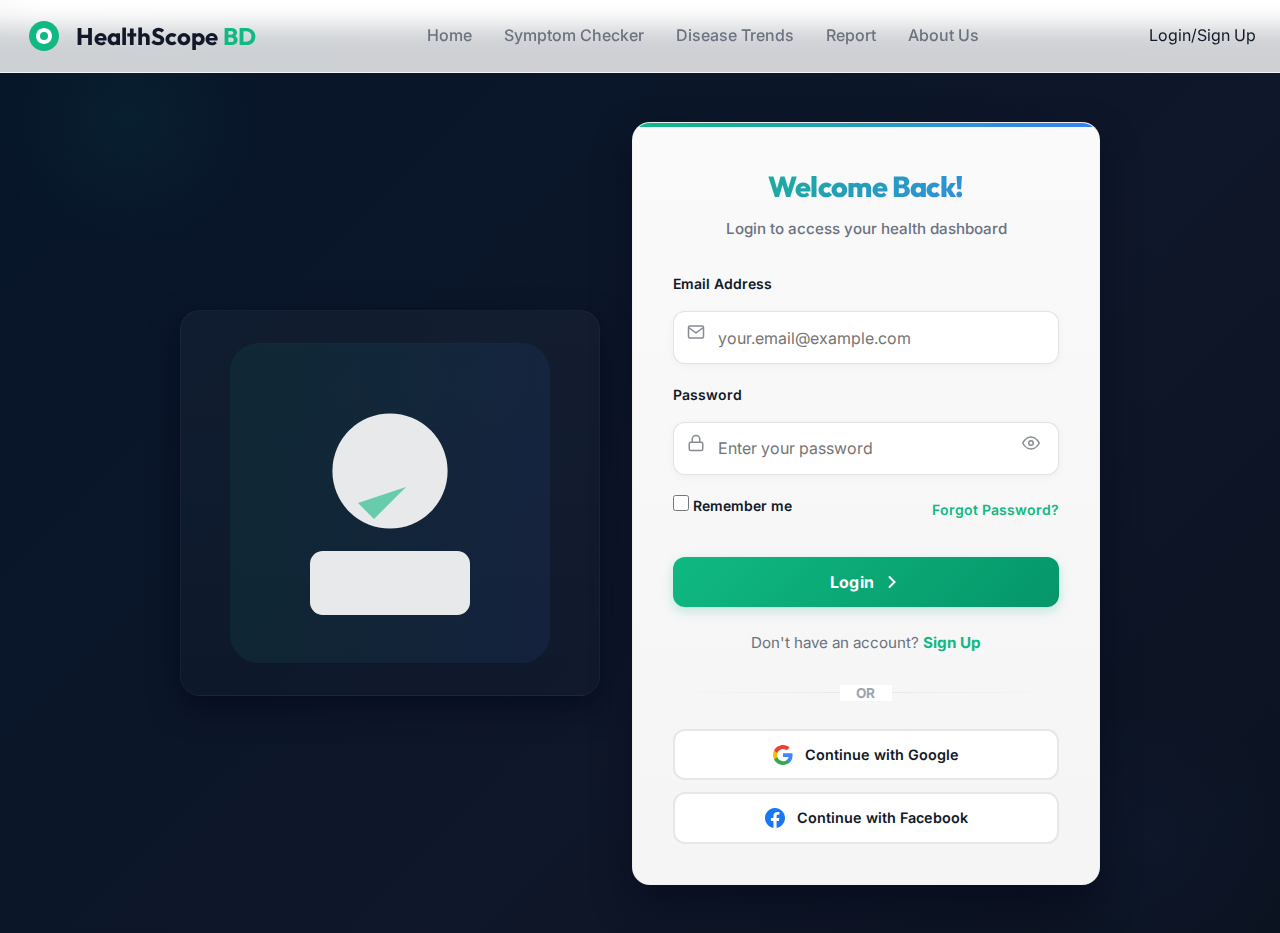
<file: login.html>
﻿<!DOCTYPE html>
<html lang="bn">

<head>
    <meta charset="UTF-8">
    <meta name="viewport" content="width=device-width, initial-scale=1.0">
    <meta name="description" content="Login to HealthScope BD - Your Digital Health Companion">
    <title>Login - HealthScope BD</title>

    <!-- Google Fonts -->
    <link rel="preconnect" href="https://fonts.googleapis.com">
    <link rel="preconnect" href="https://fonts.gstatic.com" crossorigin>
    <link
        href="https://fonts.googleapis.com/css2?family=Inter:wght@300;400;500;600;700;800&family=Outfit:wght@400;500;600;700&display=swap"
        rel="stylesheet">

    <!-- Custom CSS -->
    <link rel="stylesheet" href="styles.css">`n
    <link rel="stylesheet" href="auth.css">
</head>

<body>
    <!-- Navigation -->
    <nav class="navbar">
        <div class="container nav-wrapper">
            <div class="logo">
                <div class="logo-icon">
                    <svg width="40" height="40" viewBox="0 0 40 40" fill="none">
                        <path
                            d="M20 5C11.716 5 5 11.716 5 20C5 28.284 11.716 35 20 35C28.284 35 35 28.284 35 20C35 11.716 28.284 5 20 5Z"
                            fill="url(#gradient1)" />
                        <path
                            d="M20 12C15.582 12 12 15.582 12 20C12 24.418 15.582 28 20 28C24.418 28 28 24.418 28 20C28 15.582 24.418 12 20 12Z"
                            fill="white" />
                        <circle cx="20" cy="20" r="4" fill="url(#gradient1)" />
                        <defs>
                            <linearGradient id="gradient1" x1="5" y1="5" x2="35" y2="35">
                                <stop offset="0%" stop-color="#10b981" />
                                <stop offset="100%" stop-color="#059669" />
                            </linearGradient>
                        </defs>
                    </svg>
                </div>
                <span class="logo-text">HealthScope <span class="bd">BD</span></span>
            </div>
            <ul class="nav-menu">
                <li><a href="index.html" class="nav-link">Home</a></li>
                <li><a href="symptom-checker.html" class="nav-link">Symptom Checker</a></li>
                <li><a href="index.html#trends" class="nav-link">Disease Trends</a></li>
                <li><a href="report.html" class="nav-link">Report</a></li>
                <li><a href="team.html" class="nav-link">About Us</a></li>
            </ul>

            <div class="nav-auth">
                <a href="login.html" class="nav-auth-link">Login/Sign Up</a>
            </div>

            <div class="menu-toggle" id="mobile-menu">
                <span></span>
                <span></span>
                <span></span>
            </div>
        </div>
    </nav>

    <!-- Login Section -->
    <section class="auth-section">
        <div class="auth-container">
            <!-- Left visual illustration -->
            <div class="auth-visual" aria-hidden="true">
                <svg viewBox="0 0 200 200" xmlns="http://www.w3.org/2000/svg">
                    <defs>
                        <linearGradient id="g" x1="0" x2="1">
                            <stop offset="0" stop-color="#10b981" />
                            <stop offset="1" stop-color="#3b82f6" />
                        </linearGradient>
                    </defs>
                    <rect x="0" y="0" width="200" height="200" rx="18" fill="url(#g)" opacity="0.08" />
                    <g transform="translate(30,30)">
                        <circle cx="70" cy="50" r="36" fill="#fff" opacity="0.9" />
                        <rect x="20" y="100" width="100" height="40" rx="8" fill="#fff" opacity="0.9" />
                    </g>
                    <g transform="translate(50,80)" fill="#10b981" opacity="0.6">
                        <path d="M30,20 L40,30 L60,10" />
                    </g>
                </svg>
            </div>

            <!-- Auth card with form -->
            <div class="auth-card">
                <div class="auth-header">
                    <h1 class="auth-title">Welcome Back!</h1>
                    <p class="auth-description">Login to access your health dashboard</p>
                </div>

                <form id="login-form" class="auth-form">
                    <div class="form-group">
                        <label for="email">Email Address</label>
                        <svg class="input-icon" viewBox="0 0 24 24" fill="none" stroke="currentColor">
                            <path d="M4 4h16c1.1 0 2 .9 2 2v12c0 1.1-.9 2-2 2H4c-1.1 0-2-.9-2-2V6c0-1.1.9-2 2-2z"
                                stroke-width="2" />
                            <polyline points="22,6 12,13 2,6" stroke-width="2" />
                        </svg>
                        <input type="email" id="email" class="form-input" required placeholder="your.email@example.com">
                    </div>

                    <div class="form-group">
                        <label for="password">Password</label>
                        <svg class="input-icon" viewBox="0 0 24 24" fill="none" stroke="currentColor">
                            <rect x="3" y="11" width="18" height="11" rx="2" ry="2" stroke-width="2" />
                            <path d="M7 11V7a5 5 0 0 1 10 0v4" stroke-width="2" />
                        </svg>
                        <input type="password" id="password" class="form-input" required
                            placeholder="Enter your password">
                        <div class="password-toggle" onclick="togglePassword('password', this)">
                            <svg viewBox="0 0 24 24" fill="none" stroke="currentColor">
                                <path d="M1 12s4-8 11-8 11 8 11 8-4 8-11 8-11-8-11-8z" stroke-width="2" />
                                <circle cx="12" cy="12" r="3" stroke-width="2" />
                            </svg>
                        </div>
                    </div>

                    <div class="form-options">
                        <label class="checkbox-label">
                            <input type="checkbox" id="remember">
                            <span>Remember me</span>
                        </label>
                        <a href="#" class="forgot-link">Forgot Password?</a>
                    </div>

                    <button type="submit" class="btn btn-primary btn-block">
                        <span>Login</span>
                        <svg width="20" height="20" viewBox="0 0 20 20" fill="none">
                            <path d="M7.5 15L12.5 10L7.5 5" stroke="currentColor" stroke-width="2"
                                stroke-linecap="round" />
                        </svg>
                    </button>
                </form>

                <div class="auth-footer">
                    <p>Don't have an account? <a href="signup.html" class="auth-link">Sign Up</a></p>
                </div>

                <div class="auth-divider">
                    <span>OR</span>
                </div>

                <div class="social-login">
                    <button class="social-btn google-btn">
                        <svg width="20" height="20" viewBox="0 0 20 20">
                            <path fill="#4285F4"
                                d="M19.6 10.23c0-.82-.1-1.42-.25-2.05H10v3.72h5.5c-.15.96-.74 2.31-2.04 3.22v2.45h3.16c1.89-1.73 2.98-4.3 2.98-7.34z" />
                            <path fill="#34A853"
                                d="M13.46 15.13c-.83.59-1.96 1-3.46 1-2.64 0-4.88-1.74-5.68-4.15H1.07v2.52C2.72 17.75 6.09 20 10 20c2.7 0 4.96-.89 6.62-2.42l-3.16-2.45z" />
                            <path fill="#FBBC05"
                                d="M3.99 10c0-.69.12-1.35.32-1.97V5.51H1.07A9.973 9.973 0 000 10c0 1.61.39 3.14 1.07 4.49l3.24-2.52c-.2-.62-.32-1.28-.32-1.97z" />
                            <path fill="#EA4335"
                                d="M10 3.88c1.88 0 3.13.81 3.85 1.48l2.84-2.76C14.96.99 12.7 0 10 0 6.09 0 2.72 2.25 1.07 5.51l3.24 2.52C5.12 5.62 7.36 3.88 10 3.88z" />
                        </svg>
                        <span>Continue with Google</span>
                    </button>
                    <button class="social-btn facebook-btn">
                        <svg width="20" height="20" viewBox="0 0 20 20">
                            <path fill="#1877F2"
                                d="M20 10c0-5.52-4.48-10-10-10S0 4.48 0 10c0 4.99 3.66 9.12 8.44 9.88v-6.99H5.9V10h2.54V7.8c0-2.51 1.49-3.89 3.78-3.89 1.09 0 2.24.19 2.24.19v2.47h-1.26c-1.24 0-1.63.77-1.63 1.56V10h2.78l-.44 2.89h-2.34v6.99C16.34 19.12 20 14.99 20 10z" />
                        </svg>
                        <span>Continue with Facebook</span>
                    </button>
                </div>
            </div>
        </div>
    </section>

    <!-- Toast Notification -->
    <div id="toast" class="toast"></div>

    <!-- Custom JavaScript -->
    <script src="app.js"></script>
    <script>
        function togglePassword(id, btn) {
            const inp = document.getElementById(id);
            if (!inp) return;
            if (inp.type === 'password') {
                inp.type = 'text';
                btn.classList.add('active');
            } else {
                inp.type = 'password';
                btn.classList.remove('active');
            }
        }
    </script>
</body>

</html>
</file>
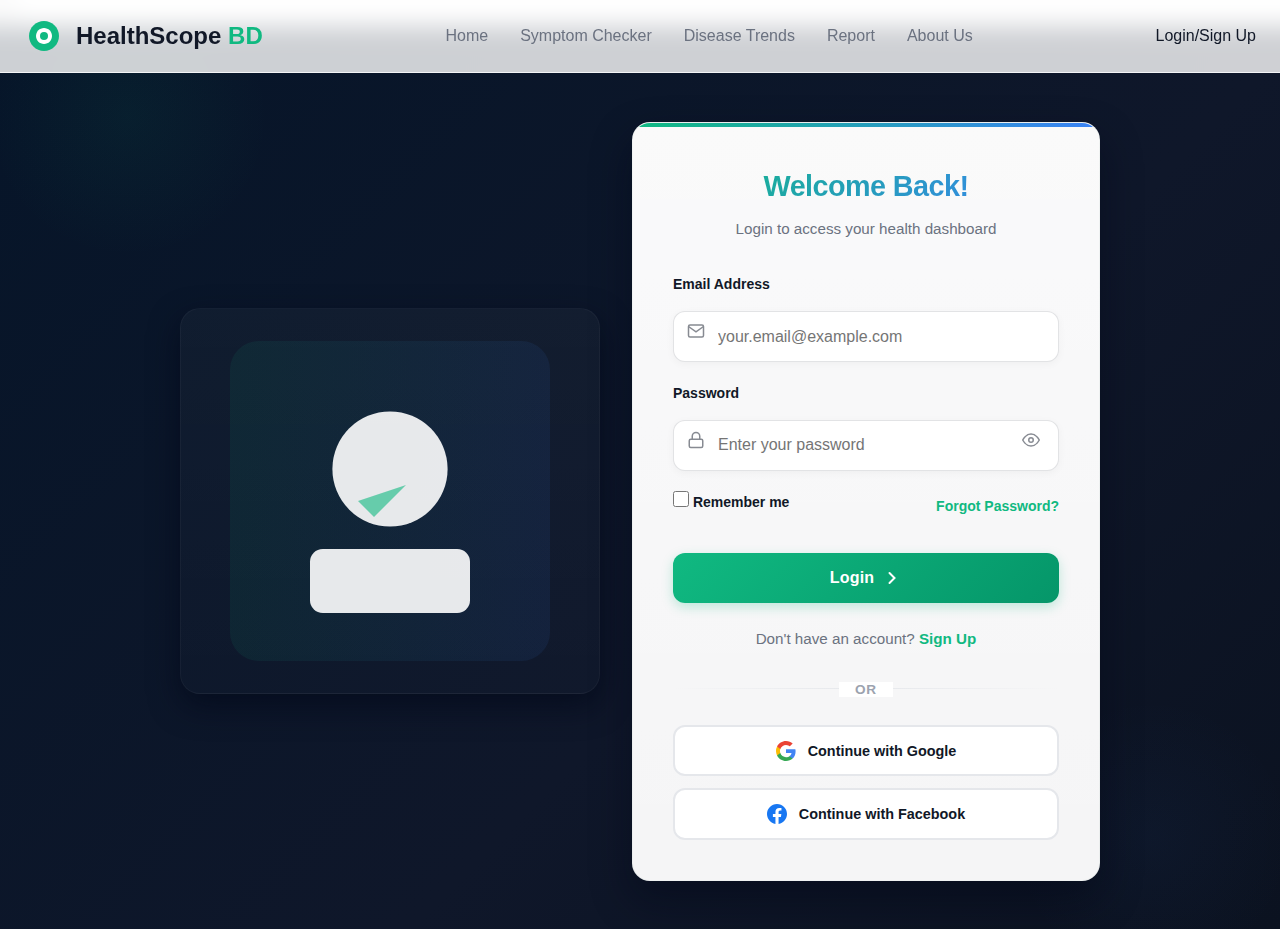
<file: profile.html>
<!DOCTYPE html>
<html lang="en">

<head>
    <meta charset="UTF-8">
    <meta name="viewport" content="width=device-width, initial-scale=1.0">
    <meta name="description" content="My Profile - HealthScope BD">
    <title>My Profile - HealthScope BD</title>
    <link rel="icon" type="image/png" href="favicon.png">

    <!-- Google Fonts -->
    <link rel="preconnect" href="https://fonts.googleapis.com">
    <link rel="preconnect" href="https://fonts.gstatic.com" crossorigin>
    <link
        href="https://fonts.googleapis.com/css2?family=Inter:wght@300;400;500;600;700;800&family=Outfit:wght@400;500;600;700&display=swap"
        rel="stylesheet">

    <!-- Custom CSS -->
    <link rel="stylesheet" href="styles.css">
    <style>
        /* Profile Page Specific Styles */
        .profile-container {
            padding-top: 120px;
            min-height: 100vh;
            background: linear-gradient(135deg, #ecfdf5 0%, #f0fdf4 50%, #dbeafe 100%);
        }

        .profile-header {
            background: white;
            border-radius: 24px;
            padding: 2.5rem;
            margin-bottom: 2rem;
            box-shadow: 0 10px 40px rgba(0, 0, 0, 0.08);
        }

        .profile-info {
            display: flex;
            align-items: center;
            gap: 2rem;
        }

        .profile-avatar {
            width: 100px;
            height: 100px;
            border-radius: 50%;
            background: linear-gradient(135deg, #10b981, #059669);
            display: flex;
            align-items: center;
            justify-content: center;
            font-size: 2.5rem;
            color: white;
            font-weight: 700;
            flex-shrink: 0;
        }

        .profile-details h1 {
            font-family: 'Outfit', sans-serif;
            font-size: 2rem;
            font-weight: 700;
            color: #111827;
            margin-bottom: 0.5rem;
        }

        .profile-meta {
            display: flex;
            flex-wrap: wrap;
            gap: 1.5rem;
            margin-top: 1rem;
        }

        .profile-meta-item {
            display: flex;
            align-items: center;
            gap: 0.5rem;
            color: #6b7280;
            font-size: 0.95rem;
        }

        .profile-meta-item svg {
            width: 18px;
            height: 18px;
            color: #10b981;
        }

        .profile-actions {
            margin-top: 1.5rem;
            display: flex;
            gap: 1rem;
        }

        .btn-logout {
            background: linear-gradient(135deg, #ef4444, #dc2626);
            color: white;
        }

        .btn-logout:hover {
            box-shadow: 0 10px 30px rgba(239, 68, 68, 0.3);
        }

        /* Reports Section */
        .reports-section {
            background: white;
            border-radius: 24px;
            padding: 2rem;
            box-shadow: 0 10px 40px rgba(0, 0, 0, 0.08);
        }

        .reports-header {
            display: flex;
            justify-content: space-between;
            align-items: center;
            margin-bottom: 1.5rem;
        }

        .reports-header h2 {
            font-family: 'Outfit', sans-serif;
            font-size: 1.5rem;
            font-weight: 700;
            color: #111827;
        }

        .reports-count {
            background: linear-gradient(135deg, #10b981, #059669);
            color: white;
            padding: 0.25rem 0.75rem;
            border-radius: 20px;
            font-size: 0.875rem;
            font-weight: 600;
        }

        .reports-list {
            display: flex;
            flex-direction: column;
            gap: 1rem;
        }

        .report-card {
            background: #f9fafb;
            border-radius: 16px;
            padding: 1.5rem;
            border: 1px solid #e5e7eb;
            transition: all 0.3s ease;
        }

        .report-card:hover {
            border-color: #10b981;
            box-shadow: 0 4px 20px rgba(16, 185, 129, 0.1);
        }

        .report-header {
            display: flex;
            justify-content: space-between;
            align-items: flex-start;
            margin-bottom: 1rem;
        }

        .report-disease {
            font-weight: 600;
            font-size: 1.1rem;
            color: #111827;
        }

        .report-date {
            font-size: 0.875rem;
            color: #6b7280;
        }

        .report-severity {
            display: inline-block;
            padding: 0.25rem 0.75rem;
            border-radius: 20px;
            font-size: 0.75rem;
            font-weight: 600;
            text-transform: uppercase;
        }

        .severity-mild {
            background: #dcfce7;
            color: #166534;
        }

        .severity-moderate {
            background: #fef3c7;
            color: #92400e;
        }

        .severity-severe {
            background: #fee2e2;
            color: #991b1b;
        }

        .report-symptoms {
            display: flex;
            flex-wrap: wrap;
            gap: 0.5rem;
            margin-bottom: 1rem;
        }

        .symptom-tag {
            background: #e5e7eb;
            color: #374151;
            padding: 0.25rem 0.75rem;
            border-radius: 20px;
            font-size: 0.8rem;
        }

        .report-recommendations {
            font-size: 0.9rem;
            color: #6b7280;
            line-height: 1.5;
        }

        .empty-reports {
            text-align: center;
            padding: 3rem;
            color: #6b7280;
        }

        .empty-reports-icon {
            font-size: 4rem;
            margin-bottom: 1rem;
        }

        .empty-reports h3 {
            font-size: 1.25rem;
            color: #374151;
            margin-bottom: 0.5rem;
        }

        /* Loading State */
        .loading-state {
            text-align: center;
            padding: 3rem;
        }

        .spinner {
            width: 50px;
            height: 50px;
            border: 4px solid #e5e7eb;
            border-top-color: #10b981;
            border-radius: 50%;
            animation: spin 1s linear infinite;
            margin: 0 auto 1rem;
        }

        @keyframes spin {
            to {
                transform: rotate(360deg);
            }
        }

        /* Responsive */
        @media (max-width: 768px) {
            .profile-info {
                flex-direction: column;
                text-align: center;
            }

            .profile-meta {
                justify-content: center;
            }

            .profile-actions {
                justify-content: center;
            }
        }
    </style>
</head>

<body>
    <!-- Navigation -->
    <nav class="navbar">
        <div class="container nav-wrapper">
            <div class="logo">
                <div class="logo-icon">
                    <svg width="40" height="40" viewBox="0 0 40 40" fill="none">
                        <path
                            d="M20 5C11.716 5 5 11.716 5 20C5 28.284 11.716 35 20 35C28.284 35 35 28.284 35 20C35 11.716 28.284 5 20 5Z"
                            fill="url(#gradient1)" />
                        <path
                            d="M20 12C15.582 12 12 15.582 12 20C12 24.418 15.582 28 20 28C24.418 28 28 24.418 28 20C28 15.582 24.418 12 20 12Z"
                            fill="white" />
                        <circle cx="20" cy="20" r="4" fill="url(#gradient1)" />
                        <defs>
                            <linearGradient id="gradient1" x1="5" y1="5" x2="35" y2="35">
                                <stop offset="0%" stop-color="#10b981" />
                                <stop offset="100%" stop-color="#059669" />
                            </linearGradient>
                        </defs>
                    </svg>
                </div>
                <span class="logo-text">HealthScope <span class="bd">BD</span></span>
            </div>
            <ul class="nav-menu">
                <li><a href="index.html" class="nav-link">Home</a></li>
                <li><a href="symptom-checker.html" class="nav-link">Symptom Checker</a></li>
                <li><a href="index.html#trends" class="nav-link">Disease Trends</a></li>
                <li><a href="report.html" class="nav-link">Report</a></li>
                <li><a href="team.html" class="nav-link">About Us</a></li>
            </ul>

            <div class="nav-auth" id="nav-auth">
                <a href="login.html" class="nav-auth-link">Login/Sign Up</a>
            </div>

            <div class="menu-toggle" id="mobile-menu">
                <span></span>
                <span></span>
                <span></span>
            </div>
        </div>
    </nav>

    <!-- Profile Content -->
    <section class="profile-container">
        <div class="container">
            <!-- Loading State -->
            <div id="loading-state" class="loading-state">
                <div class="spinner"></div>
                <p>Loading your profile...</p>
            </div>

            <!-- Profile Content (hidden initially) -->
            <div id="profile-content" style="display: none;">
                <!-- Profile Header -->
                <div class="profile-header">
                    <div class="profile-info">
                        <div class="profile-avatar" id="profile-avatar">U</div>
                        <div class="profile-details">
                            <h1 id="profile-name">User Name</h1>
                            <div class="profile-meta">
                                <div class="profile-meta-item">
                                    <svg viewBox="0 0 24 24" fill="none" stroke="currentColor" stroke-width="2">
                                        <path
                                            d="M4 4h16c1.1 0 2 .9 2 2v12c0 1.1-.9 2-2 2H4c-1.1 0-2-.9-2-2V6c0-1.1.9-2 2-2z" />
                                        <polyline points="22,6 12,13 2,6" />
                                    </svg>
                                    <span id="profile-email">user@example.com</span>
                                </div>
                                <div class="profile-meta-item" id="profile-phone-container">
                                    <svg viewBox="0 0 24 24" fill="none" stroke="currentColor" stroke-width="2">
                                        <path
                                            d="M22 16.92v3a2 2 0 0 1-2.18 2 19.79 19.79 0 0 1-8.63-3.07 19.5 19.5 0 0 1-6-6 19.79 19.79 0 0 1-3.07-8.67A2 2 0 0 1 4.11 2h3a2 2 0 0 1 2 1.72 12.84 12.84 0 0 0 .7 2.81 2 2 0 0 1-.45 2.11L8.09 9.91a16 16 0 0 0 6 6l1.27-1.27a2 2 0 0 1 2.11-.45 12.84 12.84 0 0 0 2.81.7A2 2 0 0 1 22 16.92z" />
                                    </svg>
                                    <span id="profile-phone">Not provided</span>
                                </div>
                                <div class="profile-meta-item">
                                    <svg viewBox="0 0 24 24" fill="none" stroke="currentColor" stroke-width="2">
                                        <rect x="3" y="4" width="18" height="18" rx="2" ry="2" />
                                        <line x1="16" y1="2" x2="16" y2="6" />
                                        <line x1="8" y1="2" x2="8" y2="6" />
                                        <line x1="3" y1="10" x2="21" y2="10" />
                                    </svg>
                                    <span>Joined <span id="profile-joined">-</span></span>
                                </div>
                            </div>
                            <div class="profile-actions">
                                <a href="symptom-checker.html" class="btn btn-primary">
                                    <span>Check Symptoms</span>
                                    <svg width="20" height="20" viewBox="0 0 20 20" fill="none">
                                        <path d="M7.5 15L12.5 10L7.5 5" stroke="currentColor" stroke-width="2"
                                            stroke-linecap="round" />
                                    </svg>
                                </a>
                                <button class="btn btn-logout" onclick="handleLogout()">
                                    <span>Logout</span>
                                    <svg width="20" height="20" viewBox="0 0 20 20" fill="none">
                                        <path d="M7 17H4C3.448 17 3 16.552 3 16V4C3 3.448 3.448 3 4 3H7"
                                            stroke="currentColor" stroke-width="2" stroke-linecap="round" />
                                        <path d="M14 14L18 10L14 6" stroke="currentColor" stroke-width="2"
                                            stroke-linecap="round" stroke-linejoin="round" />
                                        <path d="M18 10H7" stroke="currentColor" stroke-width="2"
                                            stroke-linecap="round" />
                                    </svg>
                                </button>
                            </div>
                        </div>
                    </div>
                </div>

                <!-- Reports Section -->
                <div class="reports-section">
                    <div class="reports-header">
                        <h2>🏥 Your Symptom Check Reports</h2>
                        <span class="reports-count" id="reports-count">0 reports</span>
                    </div>
                    <div class="reports-list" id="reports-list">
                        <!-- Symptom Check Reports will be loaded here -->
                    </div>
                </div>

                <!-- Disease Reports Section -->
                <div class="reports-section" style="margin-top: 2rem;">
                    <div class="reports-header">
                        <h2>📋 Your Disease Reports</h2>
                        <span class="reports-count" id="disease-reports-count">0 reports</span>
                    </div>
                    <div class="reports-list" id="disease-reports-list">
                        <!-- Disease Reports will be loaded here -->
                    </div>
                </div>
            </div>
        </div>
    </section>

    <!-- Toast Notification -->
    <div id="toast" class="toast"></div>

    <!-- Custom JavaScript -->
    <script src="app.js"></script>
    <script>
        // Profile page specific functions
        async function loadProfile() {
            const loadingState = document.getElementById('loading-state');
            const profileContent = document.getElementById('profile-content');

            try {
                const response = await fetch('api/profile.php');
                const data = await response.json();

                if (!data.success) {
                    // Not logged in, redirect to login
                    window.location.href = 'login.html';
                    return;
                }

                // Populate profile data
                const user = data.user;
                document.getElementById('profile-name').textContent = user.name;
                document.getElementById('profile-email').textContent = user.email;
                document.getElementById('profile-avatar').textContent = user.name.charAt(0).toUpperCase();

                if (user.phone) {
                    document.getElementById('profile-phone').textContent = user.phone;
                } else {
                    document.getElementById('profile-phone-container').style.display = 'none';
                }

                if (user.joined) {
                    const joinDate = new Date(user.joined);
                    document.getElementById('profile-joined').textContent = joinDate.toLocaleDateString('en-US', {
                        year: 'numeric',
                        month: 'long',
                        day: 'numeric'
                    });
                }

                // Populate symptom check reports
                const reportsList = document.getElementById('reports-list');
                const reportsCount = document.getElementById('reports-count');

                if (data.reports && data.reports.length > 0) {
                    reportsCount.textContent = `${data.reports.length} report${data.reports.length > 1 ? 's' : ''}`;
                    reportsList.innerHTML = data.reports.map(report => createReportCard(report)).join('');
                } else {
                    reportsCount.textContent = '0 reports';
                    reportsList.innerHTML = `
                        <div class="empty-reports">
                            <div class="empty-reports-icon">📋</div>
                            <h3>No Symptom Check Reports</h3>
                            <p>Use the Symptom Checker to analyze your symptoms.</p>
                            <a href="symptom-checker.html" class="btn btn-primary" style="margin-top: 1rem;">
                                <span>Check Symptoms</span>
                            </a>
                        </div>
                    `;
                }

                // Populate disease reports
                const diseaseReportsList = document.getElementById('disease-reports-list');
                const diseaseReportsCount = document.getElementById('disease-reports-count');

                if (data.disease_reports && data.disease_reports.length > 0) {
                    diseaseReportsCount.textContent = `${data.disease_reports.length} report${data.disease_reports.length > 1 ? 's' : ''}`;
                    diseaseReportsList.innerHTML = data.disease_reports.map(report => createDiseaseReportCard(report)).join('');
                } else {
                    diseaseReportsCount.textContent = '0 reports';
                    diseaseReportsList.innerHTML = `
                        <div class="empty-reports">
                            <div class="empty-reports-icon">📝</div>
                            <h3>No Disease Reports</h3>
                            <p>Help your community by reporting disease cases.</p>
                            <a href="report.html" class="btn btn-primary" style="margin-top: 1rem;">
                                <span>Report Disease</span>
                            </a>
                        </div>
                    `;
                }

                // Show profile content
                loadingState.style.display = 'none';
                profileContent.style.display = 'block';

            } catch (error) {
                console.error('Error loading profile:', error);
                // Try demo mode for profile
                loadDemoProfile();
            }
        }

        // Demo mode profile loading
        function loadDemoProfile() {
            const loadingState = document.getElementById('loading-state');
            const profileContent = document.getElementById('profile-content');

            const user = JSON.parse(localStorage.getItem('healthscope_user'));
            if (!user) {
                window.location.href = 'login.html';
                return;
            }

            // Populate user data
            document.getElementById('profile-name').textContent = user.name || 'User';
            document.getElementById('profile-email').textContent = user.email || '';
            document.getElementById('profile-avatar').textContent = (user.name || 'U').charAt(0).toUpperCase();
            document.getElementById('profile-phone-container').style.display = 'none';

            if (user.joined) {
                const joinDate = new Date(user.joined);
                document.getElementById('profile-joined').textContent = joinDate.toLocaleDateString('en-US', {
                    year: 'numeric', month: 'long', day: 'numeric'
                });
            }

            // Load demo symptom checks (none in demo mode)
            document.getElementById('reports-count').textContent = '0 reports';
            document.getElementById('reports-list').innerHTML = `
                <div class="empty-reports">
                    <div class="empty-reports-icon">📋</div>
                    <h3>No Symptom Check Reports</h3>
                    <p>Use the Symptom Checker to analyze your symptoms.</p>
                </div>
            `;

            // Load demo disease reports from localStorage
            const demoReports = JSON.parse(localStorage.getItem('healthscope_demo_reports') || '[]');
            const userReports = demoReports.filter(r => r.user_id === user.id);

            const diseaseReportsList = document.getElementById('disease-reports-list');
            const diseaseReportsCount = document.getElementById('disease-reports-count');

            if (userReports.length > 0) {
                diseaseReportsCount.textContent = `${userReports.length} report${userReports.length > 1 ? 's' : ''}`;
                diseaseReportsList.innerHTML = userReports.map(r => createDiseaseReportCard({
                    disease_name: r.disease_name,
                    severity: r.severity,
                    location: `${r.location || ''}, ${r.district}, ${r.division}`,
                    symptoms: r.symptoms,
                    date: r.created_at
                })).join('');
            } else {
                diseaseReportsCount.textContent = '0 reports';
                diseaseReportsList.innerHTML = `
                    <div class="empty-reports">
                        <div class="empty-reports-icon">📝</div>
                        <h3>No Disease Reports</h3>
                        <p>Help your community by reporting disease cases.</p>
                    </div>
                `;
            }

            loadingState.style.display = 'none';
            profileContent.style.display = 'block';
        }

        function createReportCard(report) {
            const date = new Date(report.date);
            const formattedDate = date.toLocaleDateString('en-US', {
                year: 'numeric',
                month: 'short',
                day: 'numeric',
                hour: '2-digit',
                minute: '2-digit'
            });

            const symptoms = Array.isArray(report.symptoms) ? report.symptoms : [];
            const symptomsHtml = symptoms.map(s => `<span class="symptom-tag">${formatSymptom(s)}</span>`).join('');

            return `
                <div class="report-card">
                    <div class="report-header">
                        <div>
                            <div class="report-disease">${report.predicted_disease || 'Health Analysis'}</div>
                            <div class="report-date">${formattedDate}</div>
                        </div>
                        <span class="report-severity severity-${report.severity || 'mild'}">${report.severity || 'mild'}</span>
                    </div>
                    <div class="report-symptoms">${symptomsHtml}</div>
                    ${report.recommendations ? `<div class="report-recommendations">${report.recommendations}</div>` : ''}
                </div>
            `;
        }

        function formatSymptom(symptom) {
            return symptom.replace(/_/g, ' ').replace(/\b\w/g, c => c.toUpperCase());
        }

        // Create disease report card HTML
        function createDiseaseReportCard(report) {
            const date = new Date(report.date);
            const formattedDate = date.toLocaleDateString('en-US', {
                year: 'numeric',
                month: 'short',
                day: 'numeric',
                hour: '2-digit',
                minute: '2-digit'
            });

            return `
                <div class="report-card" style="border-left: 4px solid #f59e0b;">
                    <div class="report-header">
                        <div>
                            <div class="report-disease">📋 ${report.disease_name || 'Disease Report'}</div>
                            <div class="report-date">${formattedDate}</div>
                        </div>
                        <span class="report-severity severity-${report.severity || 'mild'}">${report.severity || 'mild'}</span>
                    </div>
                    ${report.location ? `<div style="color: #6b7280; font-size: 0.9rem; margin-bottom: 0.5rem;">📍 ${report.location}</div>` : ''}
                    ${report.symptoms ? `<div class="report-recommendations">${report.symptoms}</div>` : ''}
                </div>
            `;
        }

        async function handleLogout() {
            try {
                const response = await fetch('api/logout.php');
                const data = await response.json();

                if (data.success) {
                    // Clear local storage
                    localStorage.removeItem('healthscope_user');
                    // Redirect to home
                    window.location.href = 'index.html';
                }
            } catch (error) {
                console.error('Logout error:', error);
                // Still redirect even on error
                window.location.href = 'index.html';
            }
        }

        // Load profile on page load
        document.addEventListener('DOMContentLoaded', loadProfile);
    </script>
</body>

</html>
</file>
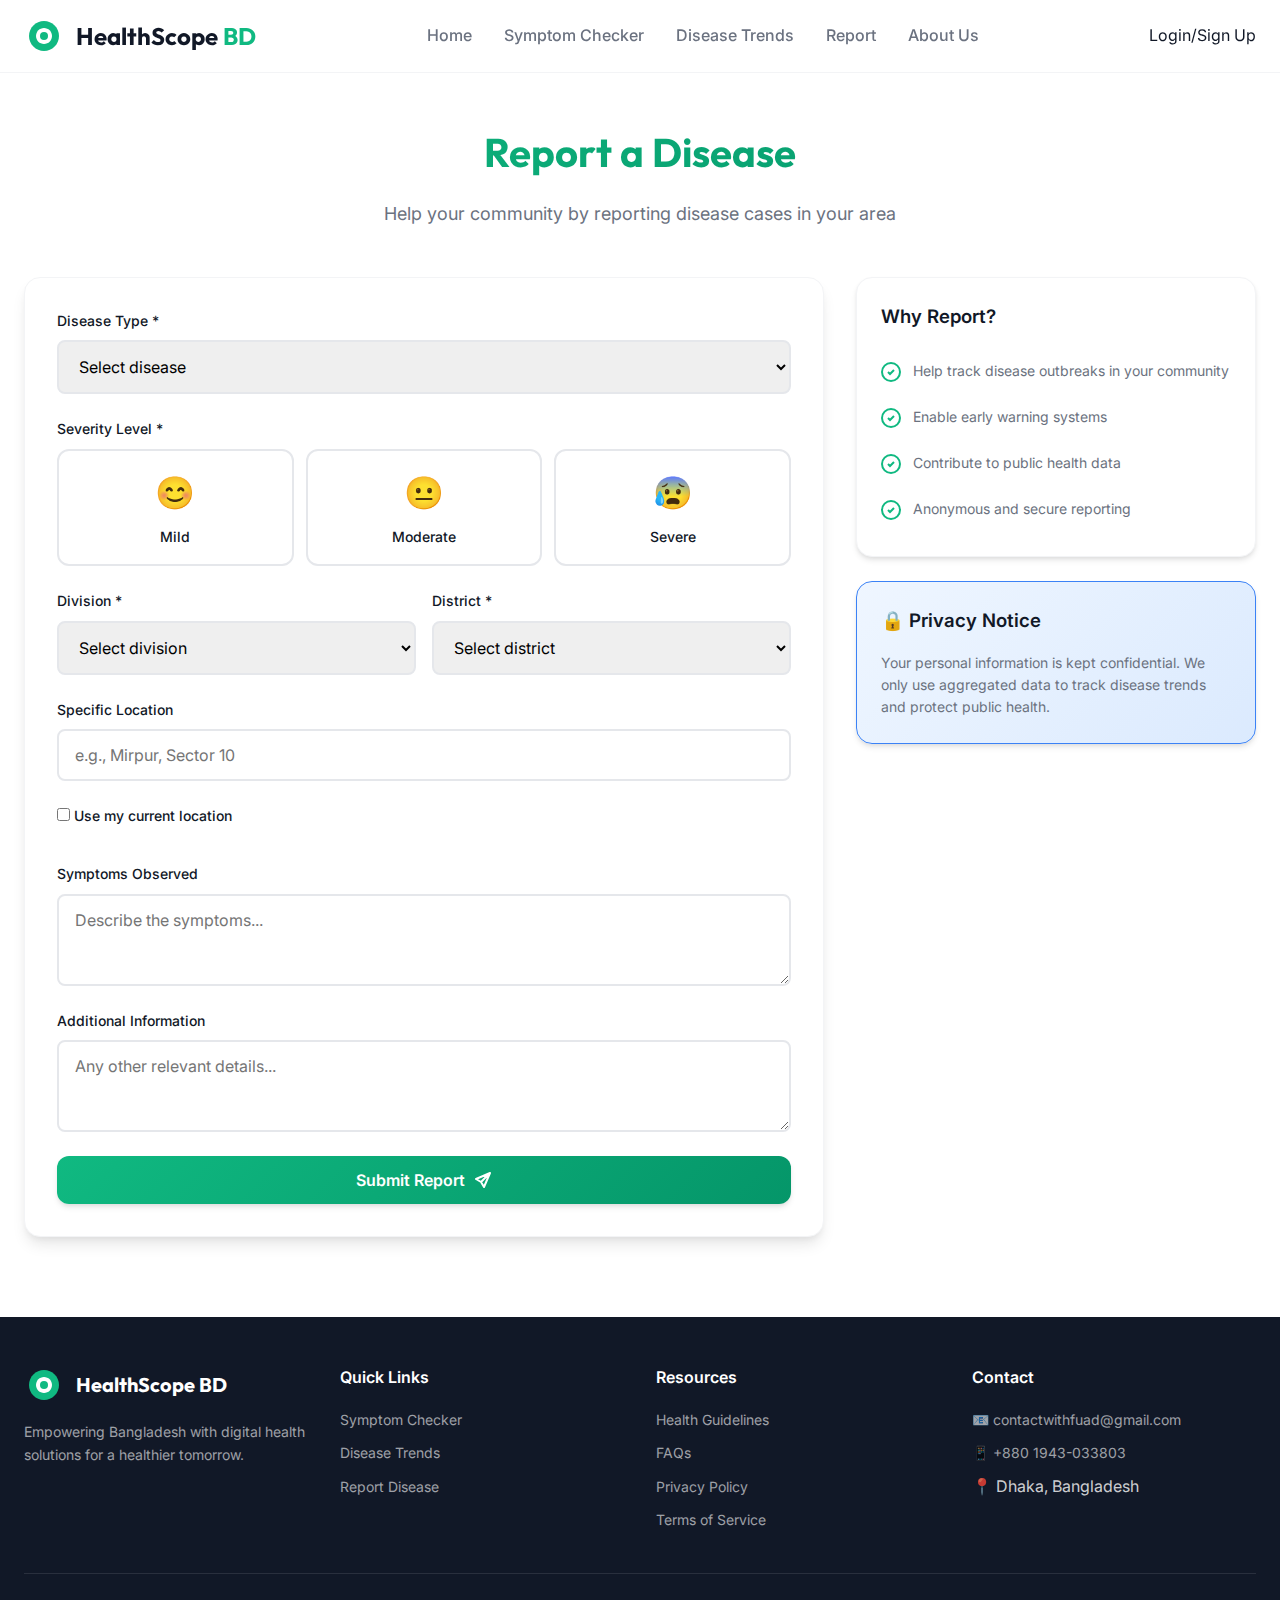
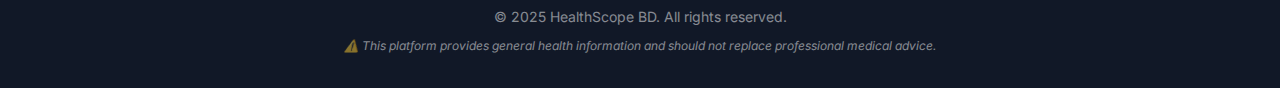
<file: report.html>
<!DOCTYPE html>
<html lang="bn">

<head>
    <meta charset="UTF-8">
    <meta name="viewport" content="width=device-width, initial-scale=1.0">
    <meta name="description" content="HealthScope BD - Report Disease - Help your community by reporting disease cases">
    <meta name="keywords" content="health, disease report, Bangladesh, healthcare">
    <title>Report Disease - HealthScope BD</title>

    <!-- Google Fonts -->
    <link rel="preconnect" href="https://fonts.googleapis.com">
    <link rel="preconnect" href="https://fonts.gstatic.com" crossorigin>
    <link
        href="https://fonts.googleapis.com/css2?family=Inter:wght@300;400;500;600;700;800&family=Outfit:wght@400;500;600;700&display=swap"
        rel="stylesheet">

    <!-- Custom CSS -->
    <link rel="stylesheet" href="styles.css">
</head>

<body>
    <!-- Navigation -->
    <nav class="navbar">
        <div class="container nav-wrapper">
            <div class="logo">
                <div class="logo-icon">
                    <svg width="40" height="40" viewBox="0 0 40 40" fill="none">
                        <path
                            d="M20 5C11.716 5 5 11.716 5 20C5 28.284 11.716 35 20 35C28.284 35 35 28.284 35 20C35 11.716 28.284 5 20 5Z"
                            fill="url(#gradient1)" />
                        <path
                            d="M20 12C15.582 12 12 15.582 12 20C12 24.418 15.582 28 20 28C24.418 28 28 24.418 28 20C28 15.582 24.418 12 20 12Z"
                            fill="white" />
                        <circle cx="20" cy="20" r="4" fill="url(#gradient1)" />
                        <defs>
                            <linearGradient id="gradient1" x1="5" y1="5" x2="35" y2="35">
                                <stop offset="0%" stop-color="#10b981" />
                                <stop offset="100%" stop-color="#059669" />
                            </linearGradient>
                        </defs>
                    </svg>
                </div>
                <span class="logo-text">HealthScope <span class="bd">BD</span></span>
            </div>
            <ul class="nav-menu">
                <li><a href="index.html" class="nav-link">Home</a></li>
                <li><a href="symptom-checker.html" class="nav-link">Symptom Checker</a></li>
                <li><a href="index.html#trends" class="nav-link">Disease Trends</a></li>
                <li><a href="report.html" class="nav-link">Report</a></li>
                <li><a href="index.html#footer" class="nav-link">About Us</a></li>
            </ul>

            <div class="nav-auth">
                <a href="login.html" class="nav-auth-link">Login/Sign Up</a>
            </div>

            <div class="menu-toggle" id="mobile-menu">
                <span></span>
                <span></span>
                <span></span>
            </div>
        </div>
    </nav>

    <!-- Report Disease Section -->
    <section id="report" class="section" style="padding-top: 120px;">
        <div class="container">
            <div class="section-header">
                <h2 class="section-title">Report a Disease</h2>
                <p class="section-description">Help your community by reporting disease cases in your area</p>
            </div>

            <div class="report-layout">
                <div class="report-form-container">
                    <form id="report-form" class="report-form">
                        <div class="form-group">
                            <label for="disease-type">Disease Type *</label>
                            <select id="disease-type" required class="form-input">
                                <option value="">Select disease</option>
                                <option value="flu">Seasonal Flu</option>
                                <option value="dengue">Dengue Fever</option>
                                <option value="covid">COVID-19</option>
                                <option value="gastroenteritis">Gastroenteritis</option>
                                <option value="typhoid">Typhoid</option>
                                <option value="chickenpox">Chickenpox</option>
                                <option value="other">Other</option>
                            </select>
                        </div>

                        <div class="form-group">
                            <label for="severity">Severity Level *</label>
                            <div class="severity-selector">
                                <input type="radio" name="severity" id="mild" value="mild" required>
                                <label for="mild" class="severity-option severity-mild">
                                    <span class="severity-icon">😊</span>
                                    <span>Mild</span>
                                </label>

                                <input type="radio" name="severity" id="moderate" value="moderate">
                                <label for="moderate" class="severity-option severity-moderate">
                                    <span class="severity-icon">😐</span>
                                    <span>Moderate</span>
                                </label>

                                <input type="radio" name="severity" id="severe" value="severe">
                                <label for="severe" class="severity-option severity-severe">
                                    <span class="severity-icon">😰</span>
                                    <span>Severe</span>
                                </label>
                            </div>
                        </div>

                        <div class="form-row">
                            <div class="form-group">
                                <label for="division">Division *</label>
                                <select id="division" required class="form-input">
                                    <option value="">Select division</option>
                                    <option value="dhaka">Dhaka</option>
                                    <option value="chittagong">Chittagong</option>
                                    <option value="rajshahi">Rajshahi</option>
                                    <option value="khulna">Khulna</option>
                                    <option value="barisal">Barisal</option>
                                    <option value="sylhet">Sylhet</option>
                                    <option value="rangpur">Rangpur</option>
                                    <option value="mymensingh">Mymensingh</option>
                                </select>
                            </div>

                            <div class="form-group">
                                <label for="district">District *</label>
                                <select id="district" required class="form-input">
                                    <option value="">Select district</option>
                                </select>
                            </div>
                        </div>

                        <div class="form-group">
                            <label for="location">Specific Location</label>
                            <input type="text" id="location" class="form-input" placeholder="e.g., Mirpur, Sector 10">
                        </div>

                        <div class="form-group">
                            <label>
                                <input type="checkbox" id="use-geolocation">
                                Use my current location
                            </label>
                            <div id="geo-status" class="geo-status"></div>
                        </div>

                        <div class="form-group">
                            <label for="symptoms">Symptoms Observed</label>
                            <textarea id="symptoms" class="form-input" rows="3"
                                placeholder="Describe the symptoms..."></textarea>
                        </div>

                        <div class="form-group">
                            <label for="additional-info">Additional Information</label>
                            <textarea id="additional-info" class="form-input" rows="3"
                                placeholder="Any other relevant details..."></textarea>
                        </div>

                        <button type="submit" class="btn btn-primary btn-block">
                            <span>Submit Report</span>
                            <svg width="20" height="20" viewBox="0 0 20 20" fill="none">
                                <path d="M17 3L8 12M17 3L11 17L8 12M17 3L3 9L8 12" stroke="currentColor"
                                    stroke-width="2" stroke-linecap="round" stroke-linejoin="round" />
                            </svg>
                        </button>
                    </form>
                </div>

                <div class="report-info">
                    <div class="info-card">
                        <h3>Why Report?</h3>
                        <ul class="info-list">
                            <li>
                                <svg width="20" height="20" viewBox="0 0 20 20" fill="none">
                                    <path
                                        d="M7 10L9 12L13 8M19 10C19 14.9706 14.9706 19 10 19C5.02944 19 1 14.9706 1 10C1 5.02944 5.02944 1 10 1C14.9706 1 19 5.02944 19 10Z"
                                        stroke="#10b981" stroke-width="2" />
                                </svg>
                                <span>Help track disease outbreaks in your community</span>
                            </li>
                            <li>
                                <svg width="20" height="20" viewBox="0 0 20 20" fill="none">
                                    <path
                                        d="M7 10L9 12L13 8M19 10C19 14.9706 14.9706 19 10 19C5.02944 19 1 14.9706 1 10C1 5.02944 5.02944 1 10 1C14.9706 1 19 5.02944 19 10Z"
                                        stroke="#10b981" stroke-width="2" />
                                </svg>
                                <span>Enable early warning systems</span>
                            </li>
                            <li>
                                <svg width="20" height="20" viewBox="0 0 20 20" fill="none">
                                    <path
                                        d="M7 10L9 12L13 8M19 10C19 14.9706 14.9706 19 10 19C5.02944 19 1 14.9706 1 10C1 5.02944 5.02944 1 10 1C14.9706 1 19 5.02944 19 10Z"
                                        stroke="#10b981" stroke-width="2" />
                                </svg>
                                <span>Contribute to public health data</span>
                            </li>
                            <li>
                                <svg width="20" height="20" viewBox="0 0 20 20" fill="none">
                                    <path
                                        d="M7 10L9 12L13 8M19 10C19 14.9706 14.9706 19 10 19C5.02944 19 1 14.9706 1 10C1 5.02944 5.02944 1 10 1C14.9706 1 19 5.02944 19 10Z"
                                        stroke="#10b981" stroke-width="2" />
                                </svg>
                                <span>Anonymous and secure reporting</span>
                            </li>
                        </ul>
                    </div>

                    <div class="info-card privacy-notice">
                        <h3>🔒 Privacy Notice</h3>
                        <p>Your personal information is kept confidential. We only use aggregated data to track disease
                            trends and protect public health.</p>
                    </div>
                </div>
            </div>
        </div>
    </section>

    <!-- Footer -->
    <footer id="footer" class="footer">
        <div class="container">
            <div class="footer-content">
                <div class="footer-section">
                    <div class="footer-logo">
                        <div class="logo-icon">
                            <svg width="40" height="40" viewBox="0 0 40 40" fill="none">
                                <path
                                    d="M20 5C11.716 5 5 11.716 5 20C5 28.284 11.716 35 20 35C28.284 35 35 28.284 35 20C35 11.716 28.284 5 20 5Z"
                                    fill="url(#gradient2)" />
                                <path
                                    d="M20 12C15.582 12 12 15.582 12 20C12 24.418 15.582 28 20 28C24.418 28 28 24.418 28 20C28 15.582 24.418 12 20 12Z"
                                    fill="white" />
                                <circle cx="20" cy="20" r="4" fill="url(#gradient2)" />
                                <defs>
                                    <linearGradient id="gradient2" x1="5" y1="5" x2="35" y2="35">
                                        <stop offset="0%" stop-color="#10b981" />
                                        <stop offset="100%" stop-color="#059669" />
                                    </linearGradient>
                                </defs>
                            </svg>
                        </div>
                        <span class="logo-text">HealthScope <span class="bd">BD</span></span>
                    </div>
                    <p class="footer-description">
                        Empowering Bangladesh with digital health solutions for a healthier tomorrow.
                    </p>
                </div>

                <div class="footer-section">
                    <h4>Quick Links</h4>
                    <ul class="footer-links">
                        <li><a href="symptom-checker.html">Symptom Checker</a></li>
                        <li><a href="index.html#trends">Disease Trends</a></li>
                        <li><a href="report.html">Report Disease</a></li>
                    </ul>
                </div>

                <div class="footer-section">
                    <h4>Resources</h4>
                    <ul class="footer-links">
                        <li><a href="#">Health Guidelines</a></li>
                        <li><a href="#">FAQs</a></li>
                        <li><a href="#">Privacy Policy</a></li>
                        <li><a href="#">Terms of Service</a></li>
                    </ul>
                </div>

                <div class="footer-section">
                    <h4>Contact</h4>
                    <ul class="footer-links">
                        <li><a href="mailto:contactwithfuad@gmail.com">📧 contactwithfuad@gmail.com</a></li>
                        <li><a href="tel:+8801943033803">📱 +880 1943-033803</a></li>
                        <li>📍 Dhaka, Bangladesh</li>
                    </ul>
                </div>
            </div>

            <div class="footer-bottom">
                <p>&copy; 2025 HealthScope BD. All rights reserved.</p>
                <p class="disclaimer">⚠️ This platform provides general health information and should not replace
                    professional medical advice.</p>
            </div>
        </div>
    </footer>

    <!-- Toast Notification -->
    <div id="toast" class="toast"></div>

    <!-- Custom JavaScript -->
    <script src="app.js"></script>
</body>

</html>
</file>
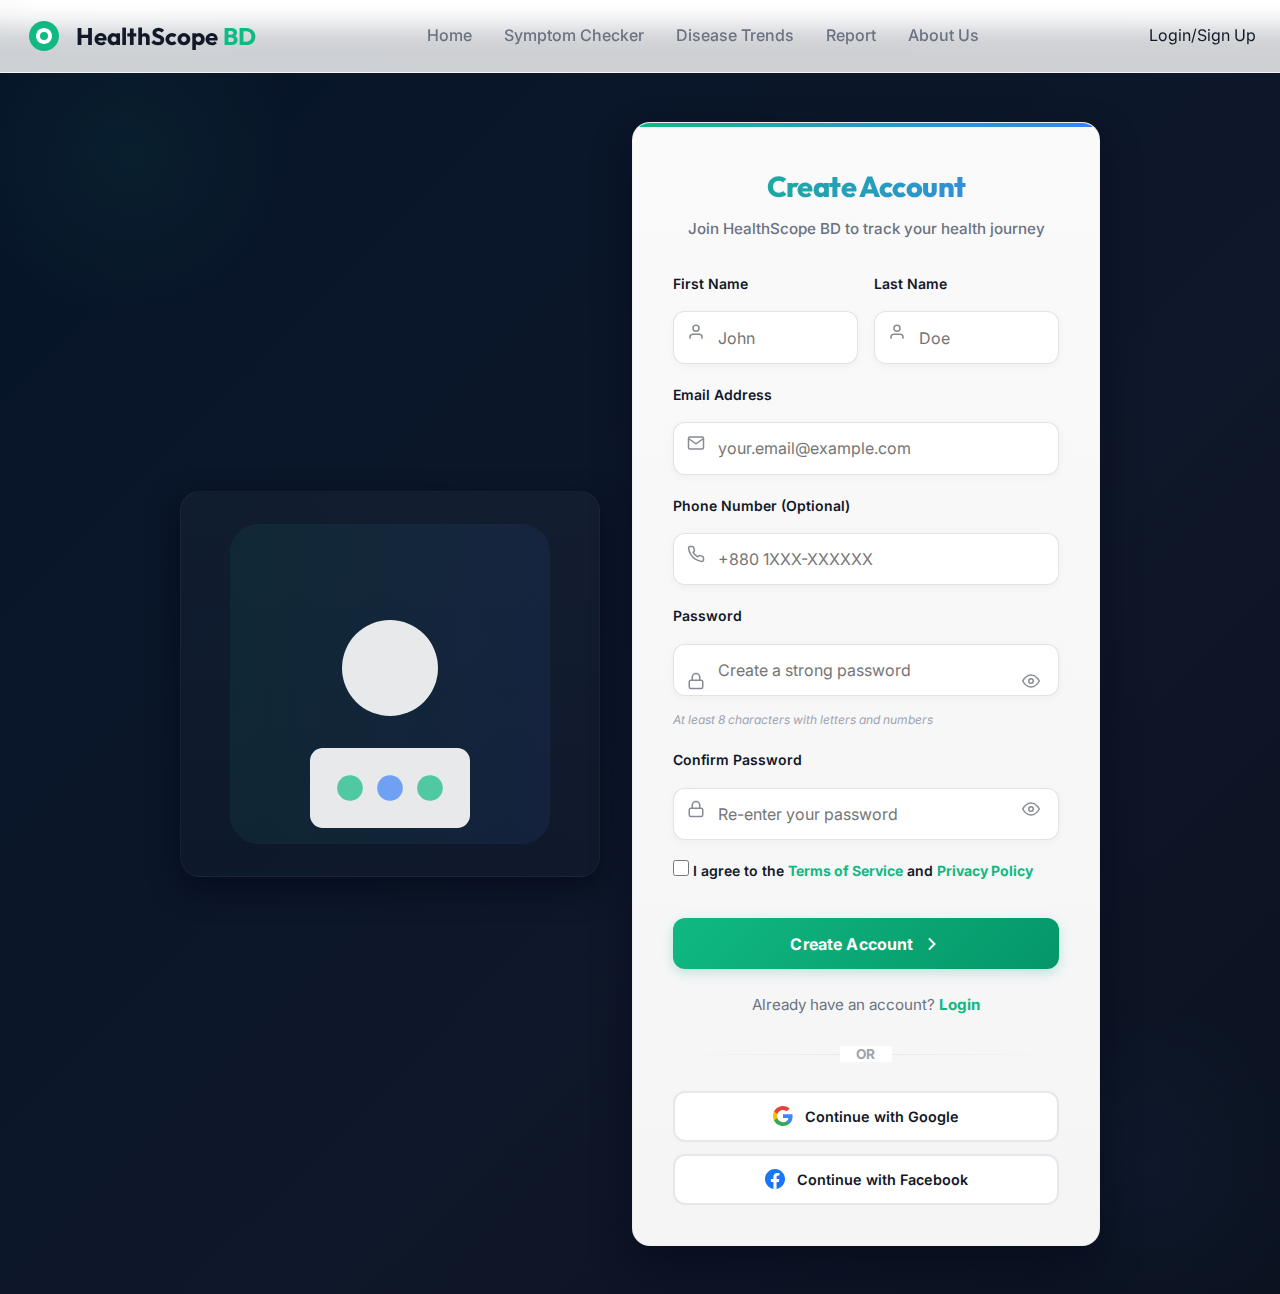
<file: signup.html>
﻿<!DOCTYPE html>
<html lang="bn">

<head>
    <meta charset="UTF-8">
    <meta name="viewport" content="width=device-width, initial-scale=1.0">
    <meta name="description" content="Sign Up for HealthScope BD - Your Digital Health Companion">
    <title>Sign Up - HealthScope BD</title>

    <!-- Google Fonts -->
    <link rel="preconnect" href="https://fonts.googleapis.com">
    <link rel="preconnect" href="https://fonts.gstatic.com" crossorigin>
    <link
        href="https://fonts.googleapis.com/css2?family=Inter:wght@300;400;500;600;700;800&family=Outfit:wght@400;500;600;700&display=swap"
        rel="stylesheet">

    <!-- Custom CSS -->
    <link rel="stylesheet" href="styles.css">`n
    <link rel="stylesheet" href="auth.css">
</head>

<body>
    <!-- Navigation -->
    <nav class="navbar">
        <div class="container nav-wrapper">
            <div class="logo">
                <div class="logo-icon">
                    <svg width="40" height="40" viewBox="0 0 40 40" fill="none">
                        <path
                            d="M20 5C11.716 5 5 11.716 5 20C5 28.284 11.716 35 20 35C28.284 35 35 28.284 35 20C35 11.716 28.284 5 20 5Z"
                            fill="url(#gradient1)" />
                        <path
                            d="M20 12C15.582 12 12 15.582 12 20C12 24.418 15.582 28 20 28C24.418 28 28 24.418 28 20C28 15.582 24.418 12 20 12Z"
                            fill="white" />
                        <circle cx="20" cy="20" r="4" fill="url(#gradient1)" />
                        <defs>
                            <linearGradient id="gradient1" x1="5" y1="5" x2="35" y2="35">
                                <stop offset="0%" stop-color="#10b981" />
                                <stop offset="100%" stop-color="#059669" />
                            </linearGradient>
                        </defs>
                    </svg>
                </div>
                <span class="logo-text">HealthScope <span class="bd">BD</span></span>
            </div>
            <ul class="nav-menu">
                <li><a href="index.html" class="nav-link">Home</a></li>
                <li><a href="symptom-checker.html" class="nav-link">Symptom Checker</a></li>
                <li><a href="index.html#trends" class="nav-link">Disease Trends</a></li>
                <li><a href="report.html" class="nav-link">Report</a></li>
                <li><a href="team.html" class="nav-link">About Us</a></li>
            </ul>

            <div class="nav-auth">
                <a href="login.html" class="nav-auth-link">Login/Sign Up</a>
            </div>

            <div class="menu-toggle" id="mobile-menu">
                <span></span>
                <span></span>
                <span></span>
            </div>
        </div>
    </nav>

    <!-- Sign Up Section -->
    <section class="auth-section">
        <div class="auth-container">
            <!-- Left visual illustration -->
            <div class="auth-visual" aria-hidden="true">
                <svg viewBox="0 0 200 200" xmlns="http://www.w3.org/2000/svg">
                    <defs>
                        <linearGradient id="g2" x1="0" x2="1">
                            <stop offset="0" stop-color="#10b981" />
                            <stop offset="1" stop-color="#3b82f6" />
                        </linearGradient>
                    </defs>
                    <rect x="0" y="0" width="200" height="200" rx="18" fill="url(#g2)" opacity="0.08" />
                    <g transform="translate(40,50)">
                        <circle cx="60" cy="40" r="30" fill="#fff" opacity="0.9" />
                        <rect x="10" y="90" width="100" height="50" rx="8" fill="#fff" opacity="0.9" />
                        <circle cx="35" cy="115" r="8" fill="#10b981" opacity="0.7" />
                        <circle cx="60" cy="115" r="8" fill="#3b82f6" opacity="0.7" />
                        <circle cx="85" cy="115" r="8" fill="#10b981" opacity="0.7" />
                    </g>
                </svg>
            </div>

            <!-- Auth card with form -->
            <div class="auth-card">
                <div class="auth-header">
                    <h1 class="auth-title">Create Account</h1>
                    <p class="auth-description">Join HealthScope BD to track your health journey</p>
                </div>

                <form id="signup-form" class="auth-form">
                    <div class="form-row">
                        <div class="form-group">
                            <label for="first-name">First Name</label>
                            <svg class="input-icon" viewBox="0 0 24 24" fill="none" stroke="currentColor">
                                <path d="M20 21v-2a4 4 0 0 0-4-4H8a4 4 0 0 0-4 4v2" stroke-width="2" />
                                <circle cx="12" cy="7" r="4" stroke-width="2" />
                            </svg>
                            <input type="text" id="first-name" class="form-input" required placeholder="John">
                        </div>
                        <div class="form-group">
                            <label for="last-name">Last Name</label>
                            <svg class="input-icon" viewBox="0 0 24 24" fill="none" stroke="currentColor">
                                <path d="M20 21v-2a4 4 0 0 0-4-4H8a4 4 0 0 0-4 4v2" stroke-width="2" />
                                <circle cx="12" cy="7" r="4" stroke-width="2" />
                            </svg>
                            <input type="text" id="last-name" class="form-input" required placeholder="Doe">
                        </div>
                    </div>

                    <div class="form-group">
                        <label for="signup-email">Email Address</label>
                        <svg class="input-icon" viewBox="0 0 24 24" fill="none" stroke="currentColor">
                            <path d="M4 4h16c1.1 0 2 .9 2 2v12c0 1.1-.9 2-2 2H4c-1.1 0-2-.9-2-2V6c0-1.1.9-2 2-2z"
                                stroke-width="2" />
                            <polyline points="22,6 12,13 2,6" stroke-width="2" />
                        </svg>
                        <input type="email" id="signup-email" class="form-input" required
                            placeholder="your.email@example.com">
                    </div>

                    <div class="form-group">
                        <label for="phone">Phone Number (Optional)</label>
                        <svg class="input-icon" viewBox="0 0 24 24" fill="none" stroke="currentColor">
                            <path
                                d="M22 16.92v3a2 2 0 0 1-2.18 2 19.79 19.79 0 0 1-8.63-3.07 19.5 19.5 0 0 1-6-6 19.79 19.79 0 0 1-3.07-8.67A2 2 0 0 1 4.11 2h3a2 2 0 0 1 2 1.72 12.84 12.84 0 0 0 .7 2.81 2 2 0 0 1-.45 2.11L8.09 9.91a16 16 0 0 0 6 6l1.27-1.27a2 2 0 0 1 2.11-.45 12.84 12.84 0 0 0 2.81.7A2 2 0 0 1 22 16.92z"
                                stroke-width="2" />
                        </svg>
                        <input type="tel" id="phone" class="form-input" placeholder="+880 1XXX-XXXXXX">
                    </div>

                    <div class="form-group">
                        <label for="signup-password">Password</label>
                        <svg class="input-icon" viewBox="0 0 24 24" fill="none" stroke="currentColor">
                            <rect x="3" y="11" width="18" height="11" rx="2" ry="2" stroke-width="2" />
                            <path d="M7 11V7a5 5 0 0 1 10 0v4" stroke-width="2" />
                        </svg>
                        <input type="password" id="signup-password" class="form-input" required
                            placeholder="Create a strong password">
                        <div class="password-toggle" onclick="togglePassword('signup-password', this)">
                            <svg viewBox="0 0 24 24" fill="none" stroke="currentColor">
                                <path d="M1 12s4-8 11-8 11 8 11 8-4 8-11 8-11-8-11-8z" stroke-width="2" />
                                <circle cx="12" cy="12" r="3" stroke-width="2" />
                            </svg>
                        </div>
                        <small class="form-hint">At least 8 characters with letters and numbers</small>
                    </div>

                    <div class="form-group">
                        <label for="confirm-password">Confirm Password</label>
                        <svg class="input-icon" viewBox="0 0 24 24" fill="none" stroke="currentColor">
                            <rect x="3" y="11" width="18" height="11" rx="2" ry="2" stroke-width="2" />
                            <path d="M7 11V7a5 5 0 0 1 10 0v4" stroke-width="2" />
                        </svg>
                        <input type="password" id="confirm-password" class="form-input" required
                            placeholder="Re-enter your password">
                        <div class="password-toggle" onclick="togglePassword('confirm-password', this)">
                            <svg viewBox="0 0 24 24" fill="none" stroke="currentColor">
                                <path d="M1 12s4-8 11-8 11 8 11 8-4 8-11 8-11-8-11-8z" stroke-width="2" />
                                <circle cx="12" cy="12" r="3" stroke-width="2" />
                            </svg>
                        </div>
                    </div>

                    <div class="form-group">
                        <label class="checkbox-label">
                            <input type="checkbox" id="terms" required>
                            <span>I agree to the <a href="#" class="auth-link">Terms of Service</a> and <a href="#"
                                    class="auth-link">Privacy Policy</a></span>
                        </label>
                    </div>

                    <button type="submit" class="btn btn-primary btn-block">
                        <span>Create Account</span>
                        <svg width="20" height="20" viewBox="0 0 20 20" fill="none">
                            <path d="M7.5 15L12.5 10L7.5 5" stroke="currentColor" stroke-width="2"
                                stroke-linecap="round" />
                        </svg>
                    </button>
                </form>

                <div class="auth-footer">
                    <p>Already have an account? <a href="login.html" class="auth-link">Login</a></p>
                </div>

                <div class="auth-divider">
                    <span>OR</span>
                </div>

                <div class="social-login">
                    <button class="social-btn google-btn">
                        <svg width="20" height="20" viewBox="0 0 20 20">
                            <path fill="#4285F4"
                                d="M19.6 10.23c0-.82-.1-1.42-.25-2.05H10v3.72h5.5c-.15.96-.74 2.31-2.04 3.22v2.45h3.16c1.89-1.73 2.98-4.3 2.98-7.34z" />
                            <path fill="#34A853"
                                d="M13.46 15.13c-.83.59-1.96 1-3.46 1-2.64 0-4.88-1.74-5.68-4.15H1.07v2.52C2.72 17.75 6.09 20 10 20c2.7 0 4.96-.89 6.62-2.42l-3.16-2.45z" />
                            <path fill="#FBBC05"
                                d="M3.99 10c0-.69.12-1.35.32-1.97V5.51H1.07A9.973 9.973 0 000 10c0 1.61.39 3.14 1.07 4.49l3.24-2.52c-.2-.62-.32-1.28-.32-1.97z" />
                            <path fill="#EA4335"
                                d="M10 3.88c1.88 0 3.13.81 3.85 1.48l2.84-2.76C14.96.99 12.7 0 10 0 6.09 0 2.72 2.25 1.07 5.51l3.24 2.52C5.12 5.62 7.36 3.88 10 3.88z" />
                        </svg>
                        <span>Continue with Google</span>
                    </button>
                    <button class="social-btn facebook-btn">
                        <svg width="20" height="20" viewBox="0 0 20 20">
                            <path fill="#1877F2"
                                d="M20 10c0-5.52-4.48-10-10-10S0 4.48 0 10c0 4.99 3.66 9.12 8.44 9.88v-6.99H5.9V10h2.54V7.8c0-2.51 1.49-3.89 3.78-3.89 1.09 0 2.24.19 2.24.19v2.47h-1.26c-1.24 0-1.63.77-1.63 1.56V10h2.78l-.44 2.89h-2.34v6.99C16.34 19.12 20 14.99 20 10z" />
                        </svg>
                        <span>Continue with Facebook</span>
                    </button>
                </div>
            </div>
        </div>
    </section>

    <!-- Toast Notification -->
    <div id="toast" class="toast"></div>

    <!-- Custom JavaScript -->
    <script src="app.js"></script>
    <script>
        function togglePassword(id, btn) {
            const inp = document.getElementById(id);
            if (!inp) return;
            if (inp.type === 'password') {
                inp.type = 'text';
                btn.classList.add('active');
            } else {
                inp.type = 'password';
                btn.classList.remove('active');
            }
        }
    </script>
</body>

</html>
</file>
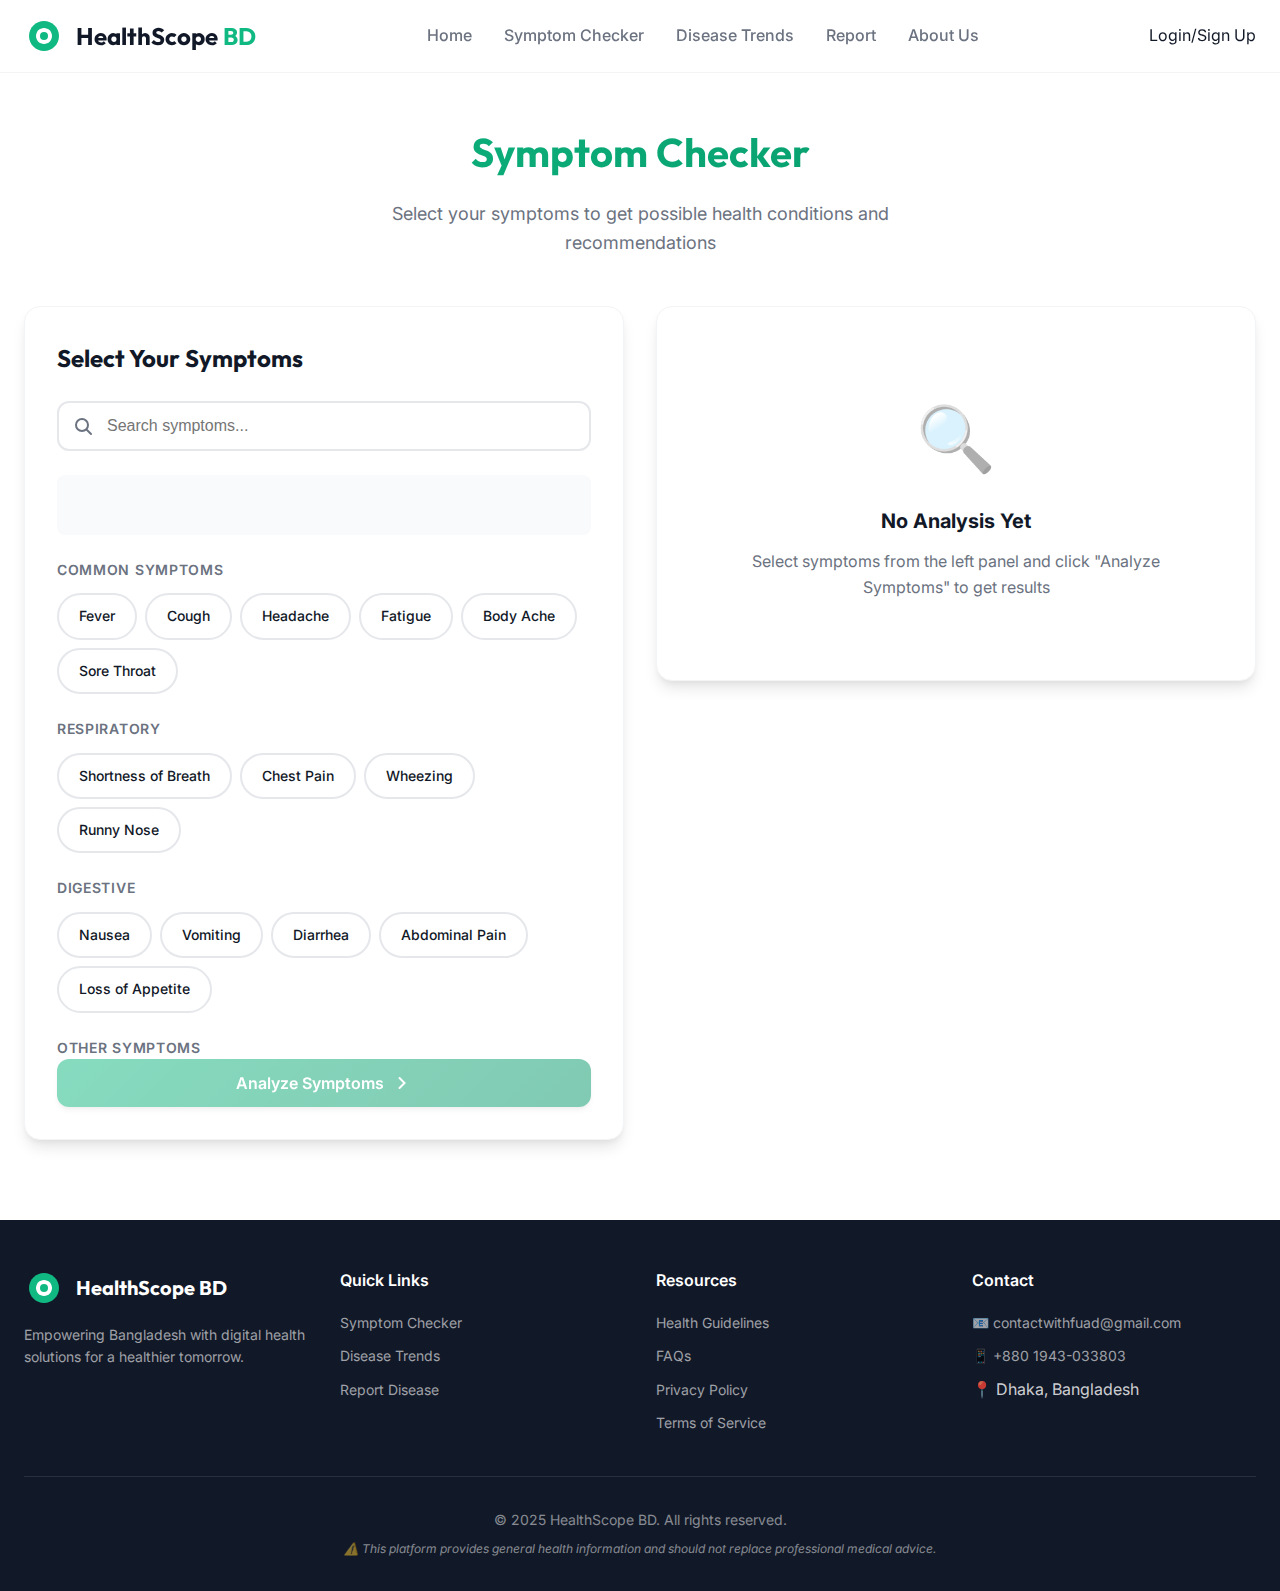
<file: symptom-checker.html>
<!DOCTYPE html>
<html lang="bn">

<head>
    <meta charset="UTF-8">
    <meta name="viewport" content="width=device-width, initial-scale=1.0">
    <meta name="description"
        content="HealthScope BD - Symptom Checker - Check your symptoms and get health recommendations">
    <meta name="keywords" content="health, symptom checker, Bangladesh, healthcare">
    <title>Symptom Checker - HealthScope BD</title>

    <!-- Google Fonts -->
    <link rel="preconnect" href="https://fonts.googleapis.com">
    <link rel="preconnect" href="https://fonts.gstatic.com" crossorigin>
    <link
        href="https://fonts.googleapis.com/css2?family=Inter:wght@300;400;500;600;700;800&family=Outfit:wght@400;500;600;700&display=swap"
        rel="stylesheet">

    <!-- Custom CSS -->
    <link rel="stylesheet" href="styles.css">
</head>

<body>
    <!-- Navigation -->
    <nav class="navbar">
        <div class="container nav-wrapper">
            <div class="logo">
                <div class="logo-icon">
                    <svg width="40" height="40" viewBox="0 0 40 40" fill="none">
                        <path
                            d="M20 5C11.716 5 5 11.716 5 20C5 28.284 11.716 35 20 35C28.284 35 35 28.284 35 20C35 11.716 28.284 5 20 5Z"
                            fill="url(#gradient1)" />
                        <path
                            d="M20 12C15.582 12 12 15.582 12 20C12 24.418 15.582 28 20 28C24.418 28 28 24.418 28 20C28 15.582 24.418 12 20 12Z"
                            fill="white" />
                        <circle cx="20" cy="20" r="4" fill="url(#gradient1)" />
                        <defs>
                            <linearGradient id="gradient1" x1="5" y1="5" x2="35" y2="35">
                                <stop offset="0%" stop-color="#10b981" />
                                <stop offset="100%" stop-color="#059669" />
                            </linearGradient>
                        </defs>
                    </svg>
                </div>
                <span class="logo-text">HealthScope <span class="bd">BD</span></span>
            </div>
            <ul class="nav-menu">
                <li><a href="index.html" class="nav-link">Home</a></li>
                <li><a href="symptom-checker.html" class="nav-link">Symptom Checker</a></li>
                <li><a href="index.html#trends" class="nav-link">Disease Trends</a></li>
                <li><a href="report.html" class="nav-link">Report</a></li>
                <li><a href="team.html" class="nav-link">About Us</a></li>
            </ul>

            <div class="nav-auth">
                <a href="login.html" class="nav-auth-link">Login/Sign Up</a>
            </div>

            <div class="menu-toggle" id="mobile-menu">
                <span></span>
                <span></span>
                <span></span>
            </div>
        </div>
    </nav>

    <!-- Symptom Checker Section -->
    <section id="symptom-checker" class="section" style="padding-top: 120px;">
        <div class="container">
            <div class="section-header">
                <h2 class="section-title">Symptom Checker</h2>
                <p class="section-description">Select your symptoms to get possible health conditions and
                    recommendations</p>
            </div>

            <div class="checker-layout">
                <div class="symptom-input-panel">
                    <div class="panel-card">
                        <h3 class="panel-title">Select Your Symptoms</h3>

                        <div class="search-box">
                            <svg width="20" height="20" viewBox="0 0 20 20" fill="none">
                                <circle cx="9" cy="9" r="6" stroke="#6b7280" stroke-width="2" />
                                <path d="M14 14L18 18" stroke="#6b7280" stroke-width="2" stroke-linecap="round" />
                            </svg>
                            <input type="text" id="symptom-search" placeholder="Search symptoms..." />
                        </div>

                        <div class="selected-symptoms" id="selected-symptoms">
                            <!-- Selected symptoms will appear here -->
                        </div>

                        <div class="symptom-categories">
                            <div class="category">
                                <h4 class="category-title">Common Symptoms</h4>
                                <div class="symptom-chips">
                                    <div class="symptom-chip" data-symptom="fever" data-severity="3">
                                        <span>Fever</span>
                                    </div>
                                    <div class="symptom-chip" data-symptom="cough" data-severity="2">
                                        <span>Cough</span>
                                    </div>
                                    <div class="symptom-chip" data-symptom="headache" data-severity="2">
                                        <span>Headache</span>
                                    </div>
                                    <div class="symptom-chip" data-symptom="fatigue" data-severity="2">
                                        <span>Fatigue</span>
                                    </div>
                                    <div class="symptom-chip" data-symptom="body_ache" data-severity="2">
                                        <span>Body Ache</span>
                                    </div>
                                    <div class="symptom-chip" data-symptom="sore_throat" data-severity="2">
                                        <span>Sore Throat</span>
                                    </div>
                                </div>
                            </div>

                            <div class="category">
                                <h4 class="category-title">Respiratory</h4>
                                <div class="symptom-chips">
                                    <div class="symptom-chip" data-symptom="shortness_of_breath" data-severity="4">
                                        <span>Shortness of Breath</span>
                                    </div>
                                    <div class="symptom-chip" data-symptom="chest_pain" data-severity="5">
                                        <span>Chest Pain</span>
                                    </div>
                                    <div class="symptom-chip" data-symptom="wheezing" data-severity="3">
                                        <span>Wheezing</span>
                                    </div>
                                    <div class="symptom-chip" data-symptom="runny_nose" data-severity="1">
                                        <span>Runny Nose</span>
                                    </div>
                                </div>
                            </div>

                            <div class="category">
                                <h4 class="category-title">Digestive</h4>
                                <div class="symptom-chips">
                                    <div class="symptom-chip" data-symptom="nausea" data-severity="2">
                                        <span>Nausea</span>
                                    </div>
                                    <div class="symptom-chip" data-symptom="vomiting" data-severity="3">
                                        <span>Vomiting</span>
                                    </div>
                                    <div class="symptom-chip" data-symptom="diarrhea" data-severity="3">
                                        <span>Diarrhea</span>
                                    </div>
                                    <div class="symptom-chip" data-symptom="abdominal_pain" data-severity="3">
                                        <span>Abdominal Pain</span>
                                    </div>
                                    <div class="symptom-chip" data-symptom="loss_of_appetite" data-severity="2">
                                        <span>Loss of Appetite</span>
                                    </div>
                                </div>
                            </div>

                            <div class="category">
                                <h4 class="category-title">Other Symptoms</h4>
                                <div class="symptom-chips">
                                    <div class="symptom-chip" data-symptom="rash" data-severity="2">
                                        <span>Rash</span>
                                    </div>
                                    <div class="symptom-chip" data-symptom="joint_pain" data-severity="3">
                                        <span>Joint Pain</span>
                                    </div>
                                    <div class="symptom-chip" data-symptom="chills" data-severity="3">
                                        <span>Chills</span>
                                    </div>
                                    <div class="symptom-chip" data-symptom="dizziness" data-severity="3">
                                        <span>Dizziness</span>
                                    </div>
                                    <div class="symptom-chip" data-symptom="sweating" data-severity="2">
                                        <span>Sweating</span>
                                    </div>
                                </div>
                            </div>
                        </div>

                        <button class="btn btn-primary btn-block" id="analyze-btn" disabled>
                            <span>Analyze Symptoms</span>
                            <svg width="20" height="20" viewBox="0 0 20 20" fill="none">
                                <path d="M7.5 15L12.5 10L7.5 5" stroke="currentColor" stroke-width="2"
                                    stroke-linecap="round" />
                            </svg>
                        </button>
                    </div>
                </div>

                <div class="results-panel" id="results-panel">
                    <div class="panel-card">
                        <div class="empty-state">
                            <div class="empty-icon">🔍</div>
                            <h3>No Analysis Yet</h3>
                            <p>Select symptoms from the left panel and click "Analyze Symptoms" to get results</p>
                        </div>
                    </div>
                </div>
            </div>
        </div>
    </section>

    <!-- Footer -->
    <footer id="footer" class="footer">
        <div class="container">
            <div class="footer-content">
                <div class="footer-section">
                    <div class="footer-logo">
                        <div class="logo-icon">
                            <svg width="40" height="40" viewBox="0 0 40 40" fill="none">
                                <path
                                    d="M20 5C11.716 5 5 11.716 5 20C5 28.284 11.716 35 20 35C28.284 35 35 28.284 35 20C35 11.716 28.284 5 20 5Z"
                                    fill="url(#gradient2)" />
                                <path
                                    d="M20 12C15.582 12 12 15.582 12 20C12 24.418 15.582 28 20 28C24.418 28 28 24.418 28 20C28 15.582 24.418 12 20 12Z"
                                    fill="white" />
                                <circle cx="20" cy="20" r="4" fill="url(#gradient2)" />
                                <defs>
                                    <linearGradient id="gradient2" x1="5" y1="5" x2="35" y2="35">
                                        <stop offset="0%" stop-color="#10b981" />
                                        <stop offset="100%" stop-color="#059669" />
                                    </linearGradient>
                                </defs>
                            </svg>
                        </div>
                        <span class="logo-text">HealthScope <span class="bd">BD</span></span>
                    </div>
                    <p class="footer-description">
                        Empowering Bangladesh with digital health solutions for a healthier tomorrow.
                    </p>
                </div>

                <div class="footer-section">
                    <h4>Quick Links</h4>
                    <ul class="footer-links">
                        <li><a href="symptom-checker.html">Symptom Checker</a></li>
                        <li><a href="index.html#trends">Disease Trends</a></li>
                        <li><a href="report.html">Report Disease</a></li>
                    </ul>
                </div>

                <div class="footer-section">
                    <h4>Resources</h4>
                    <ul class="footer-links">
                        <li><a href="#">Health Guidelines</a></li>
                        <li><a href="#">FAQs</a></li>
                        <li><a href="#">Privacy Policy</a></li>
                        <li><a href="#">Terms of Service</a></li>
                    </ul>
                </div>

                <div class="footer-section">
                    <h4>Contact</h4>
                    <ul class="footer-links">
                        <li><a href="mailto:contactwithfuad@gmail.com">📧 contactwithfuad@gmail.com</a></li>
                        <li><a href="tel:+8801943033803">📱 +880 1943-033803</a></li>
                        <li>📍 Dhaka, Bangladesh</li>
                    </ul>
                </div>
            </div>

            <div class="footer-bottom">
                <p>&copy; 2025 HealthScope BD. All rights reserved.</p>
                <p class="disclaimer">⚠️ This platform provides general health information and should not replace
                    professional medical advice.</p>
            </div>
        </div>
    </footer>

    <!-- Toast Notification -->
    <div id="toast" class="toast"></div>

    <!-- Custom JavaScript -->
    <script src="app.js"></script>
</body>

</html>
</file>
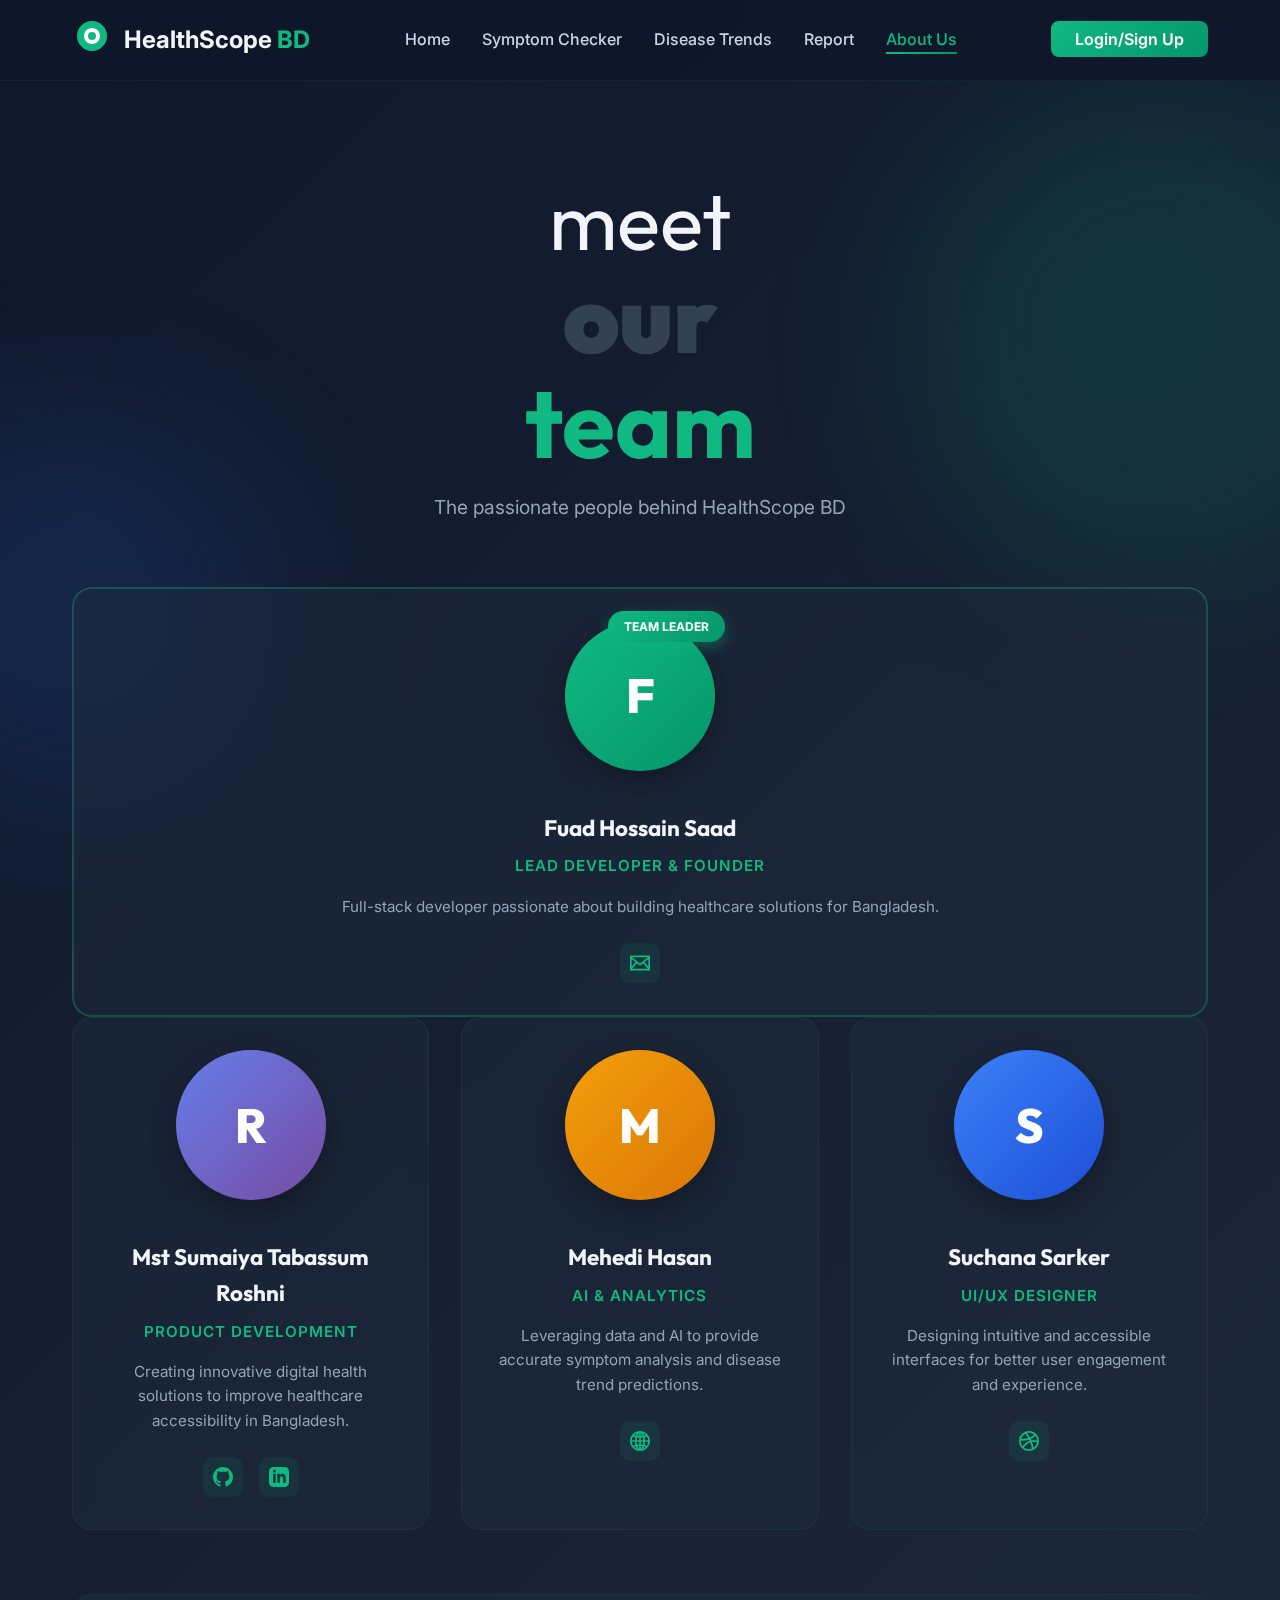
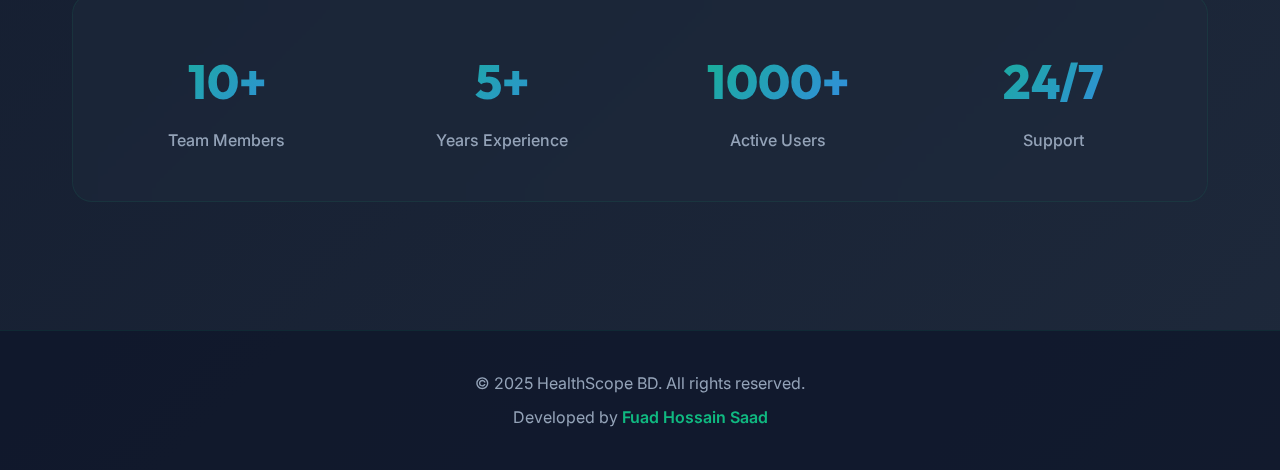
<file: team.html>
<!DOCTYPE html>
<html lang="en">

<head>
    <meta charset="UTF-8">
    <meta name="viewport" content="width=device-width, initial-scale=1.0">
    <meta name="description"
        content="Meet the HealthScope BD Development Team - Passionate developers building digital health solutions">
    <title>Our Team - HealthScope BD</title>

    <!-- Google Fonts -->
    <link rel="preconnect" href="https://fonts.googleapis.com">
    <link rel="preconnect" href="https://fonts.gstatic.com" crossorigin>
    <link
        href="https://fonts.googleapis.com/css2?family=Inter:wght@300;400;500;600;700;800&family=Outfit:wght@400;500;600;700;800;900&display=swap"
        rel="stylesheet">

    <!-- Team Page CSS -->
    <link rel="stylesheet" href="team.css">
</head>

<body>
    <!-- Navigation -->
    <nav class="navbar">
        <div class="container nav-wrapper">
            <div class="logo">
                <div class="logo-icon">
                    <svg width="40" height="40" viewBox="0 0 40 40" fill="none">
                        <path
                            d="M20 5C11.716 5 5 11.716 5 20C5 28.284 11.716 35 20 35C28.284 35 35 28.284 35 20C35 11.716 28.284 5 20 5Z"
                            fill="url(#gradient1)" />
                        <path
                            d="M20 12C15.582 12 12 15.582 12 20C12 24.418 15.582 28 20 28C24.418 28 28 24.418 28 20C28 15.582 24.418 12 20 12Z"
                            fill="white" />
                        <circle cx="20" cy="20" r="4" fill="url(#gradient1)" />
                        <defs>
                            <linearGradient id="gradient1" x1="5" y1="5" x2="35" y2="35">
                                <stop offset="0%" stop-color="#10b981" />
                                <stop offset="100%" stop-color="#059669" />
                            </linearGradient>
                        </defs>
                    </svg>
                </div>
                <span class="logo-text">HealthScope <span class="bd">BD</span></span>
            </div>
            <ul class="nav-menu">
                <li><a href="index.html" class="nav-link">Home</a></li>
                <li><a href="symptom-checker.html" class="nav-link">Symptom Checker</a></li>
                <li><a href="index.html#trends" class="nav-link">Disease Trends</a></li>
                <li><a href="report.html" class="nav-link">Report</a></li>
                <li><a href="team.html" class="nav-link active">About Us</a></li>
            </ul>

            <div class="nav-auth">
                <a href="login.html" class="nav-auth-link">Login/Sign Up</a>
            </div>

            <div class="menu-toggle" id="mobile-menu">
                <span></span>
                <span></span>
                <span></span>
            </div>
        </div>
    </nav>

    <!-- Background Decoration -->
    <div class="bg-decoration">
        <div class="circle circle-1"></div>
        <div class="circle circle-2"></div>
    </div>

    <!-- Team Section -->
    <section class="team-section">
        <div class="container">
            <!-- Header -->
            <div class="team-header">
                <h1 class="team-title">
                    meet
                    <span class="title-our">our</span>
                    <span class="title-team">team</span>
                </h1>
                <p class="team-subtitle">The passionate people behind HealthScope BD</p>
            </div>

            <!-- Team Leader (Centered) -->
            <div class="team-leader-container">
                <div class="team-member featured">
                    <div class="member-image-wrapper">
                        <div class="member-image"
                            style="background: linear-gradient(135deg, #10b981 0%, #059669 100%);">
                            <div class="member-initial">F</div>
                        </div>
                        <div class="featured-badge">Team Leader</div>
                    </div>
                    <div class="member-info">
                        <h3 class="member-name">Fuad Hossain Saad</h3>
                        <p class="member-role">Lead Developer & Founder</p>
                        <p class="member-bio">Full-stack developer passionate about building healthcare solutions for
                            Bangladesh.</p>
                        <div class="member-social">
                            <a href="mailto:contactwithfuad@gmail.com" aria-label="Email">
                                <svg width="20" height="20" viewBox="0 0 24 24" fill="currentColor">
                                    <path
                                        d="M0 3v18h24v-18h-24zm6.623 7.929l-4.623 5.712v-9.458l4.623 3.746zm-4.141-5.929h19.035l-9.517 7.713-9.518-7.713zm5.694 7.188l3.824 3.099 3.83-3.104 5.612 6.817h-18.779l5.513-6.812zm9.208-1.264l4.616-3.741v9.348l-4.616-5.607z" />
                                </svg>
                            </a>
                        </div>
                    </div>
                </div>
            </div>

            <!-- Team Members Grid -->
            <div class="team-grid">
                <!-- Team Member 1 -->
                <div class="team-member">
                    <div class="member-image-wrapper">
                        <div class="member-image"
                            style="background: linear-gradient(135deg, #667eea 0%, #764ba2 100%);">
                            <div class="member-initial">R</div>
                        </div>
                    </div>
                    <div class="member-info">
                        <h3 class="member-name">Mst Sumaiya Tabassum Roshni</h3>
                        <p class="member-role">Product Development</p>
                        <p class="member-bio">Creating innovative digital health solutions to improve healthcare
                            accessibility in Bangladesh.</p>
                        <div class="member-social">
                            <a href="https://github.com/FuadSaad" target="_blank" aria-label="GitHub">
                                <svg width="20" height="20" viewBox="0 0 24 24" fill="currentColor">
                                    <path
                                        d="M12 0c-6.626 0-12 5.373-12 12 0 5.302 3.438 9.8 8.207 11.387.599.111.793-.261.793-.577v-2.234c-3.338.726-4.033-1.416-4.033-1.416-.546-1.387-1.333-1.756-1.333-1.756-1.089-.745.083-.729.083-.729 1.205.084 1.839 1.237 1.839 1.237 1.07 1.834 2.807 1.304 3.492.997.107-.775.418-1.305.762-1.604-2.665-.305-5.467-1.334-5.467-5.931 0-1.311.469-2.381 1.236-3.221-.124-.303-.535-1.524.117-3.176 0 0 1.008-.322 3.301 1.23.957-.266 1.983-.399 3.003-.404 1.02.005 2.047.138 3.006.404 2.291-1.552 3.297-1.23 3.297-1.23.653 1.653.242 2.874.118 3.176.77.84 1.235 1.911 1.235 3.221 0 4.609-2.807 5.624-5.479 5.921.43.372.823 1.102.823 2.222v3.293c0 .319.192.694.801.576 4.765-1.589 8.199-6.086 8.199-11.386 0-6.627-5.373-12-12-12z" />
                                </svg>
                            </a>
                            <a href="https://www.linkedin.com/in/fuad-hossain-saad/" target="_blank"
                                aria-label="LinkedIn">
                                <svg width="20" height="20" viewBox="0 0 24 24" fill="currentColor">
                                    <path
                                        d="M19 0h-14c-2.761 0-5 2.239-5 5v14c0 2.761 2.239 5 5 5h14c2.762 0 5-2.239 5-5v-14c0-2.761-2.238-5-5-5zm-11 19h-3v-11h3v11zm-1.5-12.268c-.966 0-1.75-.79-1.75-1.764s.784-1.764 1.75-1.764 1.75.79 1.75 1.764-.783 1.764-1.75 1.764zm13.5 12.268h-3v-5.604c0-3.368-4-3.113-4 0v5.604h-3v-11h3v1.765c1.396-2.586 7-2.777 7 2.476v6.759z" />
                                </svg>
                            </a>
                        </div>
                    </div>
                </div>

                <!-- Team Member 2 -->
                <div class="team-member">
                    <div class="member-image-wrapper">
                        <div class="member-image"
                            style="background: linear-gradient(135deg, #f59e0b 0%, #d97706 100%);">
                            <div class="member-initial">M</div>
                        </div>
                    </div>
                    <div class="member-info">
                        <h3 class="member-name">Mehedi Hasan</h3>
                        <p class="member-role">AI & Analytics</p>
                        <p class="member-bio">Leveraging data and AI to provide accurate symptom analysis and disease
                            trend predictions.</p>
                        <div class="member-social">
                            <a href="#" aria-label="Website">
                                <svg width="20" height="20" viewBox="0 0 24 24" fill="currentColor">
                                    <path
                                        d="M12 0c-6.627 0-12 5.373-12 12s5.373 12 12 12 12-5.373 12-12-5.373-12-12-12zm1 16.057v-3.057h2.994c-.059 1.143-.212 2.24-.456 3.279-.823-.12-1.674-.188-2.538-.222zm1.957 2.162c-.499 1.33-1.159 2.497-1.957 3.456v-3.62c.666.028 1.319.081 1.957.164zm-1.957-7.219v-3.015c.868-.034 1.721-.103 2.548-.224.238 1.027.389 2.111.446 3.239h-2.994zm0-5.014v-3.661c.806.969 1.471 2.15 1.971 3.496-.642.084-1.3.137-1.971.165zm2.703-3.267c1.237.496 2.354 1.228 3.29 2.146-.642.234-1.311.442-2.019.607-.344-.992-.775-1.91-1.271-2.753zm-7.241 13.56c-.244-1.039-.398-2.136-.456-3.279h2.994v3.057c-.865.034-1.714.102-2.538.222zm2.538 1.776v3.62c-.798-.959-1.458-2.126-1.957-3.456.638-.083 1.291-.136 1.957-.164zm-2.994-7.055c.057-1.128.207-2.212.446-3.239.827.121 1.68.19 2.548.224v3.015h-2.994zm1.024-5.179c.5-1.346 1.165-2.527 1.97-3.496v3.661c-.671-.028-1.329-.081-1.97-.165zm-2.005-.35c-.708-.165-1.377-.373-2.018-.607.937-.918 2.053-1.65 3.29-2.146-.496.844-.927 1.762-1.272 2.753zm-.549 1.918c-.264 1.151-.434 2.36-.492 3.611h-3.933c.165-1.658.739-3.197 1.617-4.518.88.361 1.816.67 2.808.907zm.009 9.262c-.988.236-1.92.542-2.797.9-.89-1.328-1.471-2.879-1.637-4.551h3.934c.058 1.265.231 2.488.5 3.651zm.553 1.917c.342.976.768 1.881 1.257 2.712-1.223-.49-2.326-1.211-3.256-2.115.636-.229 1.299-.435 1.999-.597zm9.924 0c.7.163 1.362.367 1.999.597-.931.903-2.034 1.625-3.257 2.116.489-.832.915-1.737 1.258-2.713zm.553-1.917c.27-1.163.442-2.386.501-3.651h3.934c-.167 1.672-.748 3.223-1.638 4.551-.877-.358-1.81-.664-2.797-.9zm.501-5.651c-.058-1.251-.229-2.46-.492-3.611.992-.237 1.929-.546 2.809-.907.877 1.321 1.451 2.86 1.616 4.518h-3.933z" />
                                </svg>
                            </a>
                        </div>
                    </div>
                </div>

                <!-- Team Member 3 -->
                <div class="team-member">
                    <div class="member-image-wrapper">
                        <div class="member-image"
                            style="background: linear-gradient(135deg, #3b82f6 0%, #1d4ed8 100%);">
                            <div class="member-initial">S</div>
                        </div>
                    </div>
                    <div class="member-info">
                        <h3 class="member-name">Suchana Sarker</h3>
                        <p class="member-role">UI/UX Designer</p>
                        <p class="member-bio">Designing intuitive and accessible interfaces for better user engagement
                            and experience.</p>
                        <div class="member-social">
                            <a href="#" aria-label="Dribbble">
                                <svg width="20" height="20" viewBox="0 0 24 24" fill="currentColor">
                                    <path
                                        d="M12 0c-6.628 0-12 5.373-12 12s5.372 12 12 12 12-5.373 12-12-5.372-12-12-12zm9.885 11.441c-2.575-.422-4.943-.445-7.103-.073-.244-.563-.497-1.125-.767-1.68 2.31-1 4.165-2.358 5.548-4.082 1.35 1.594 2.197 3.619 2.322 5.835zm-3.842-7.282c-1.205 1.554-2.868 2.783-4.986 3.68-1.016-1.861-2.178-3.676-3.488-5.438.779-.197 1.591-.314 2.431-.314 2.275 0 4.368.779 6.043 2.072zm-10.516-.993c1.331 1.742 2.511 3.538 3.537 5.381-2.43.715-5.331 1.082-8.684 1.105.692-2.835 2.601-5.193 5.147-6.486zm-5.522 8.834l.013-.256c3.849-.005 7.169-.448 9.95-1.322.233.475.456.952.67 1.432-3.38 1.057-6.165 3.222-8.337 6.48-1.432-1.719-2.296-3.927-2.296-6.334zm3.829 7.81c1.969-3.088 4.482-5.098 7.598-6.027.928 2.42 1.609 4.91 2.043 7.46-3.349 1.291-7.616.788-9.641-1.433zm11.586.43c-.438-2.353-1.08-4.653-1.92-6.897 1.876-.265 3.94-.196 6.199.196-.437 2.786-2.028 5.192-4.279 6.701z" />
                                </svg>
                            </a>
                        </div>
                    </div>
                </div>
            </div>

            <!-- Team Stats -->
            <div class="team-stats">
                <div class="stat-item">
                    <div class="stat-number">10+</div>
                    <div class="stat-label">Team Members</div>
                </div>
                <div class="stat-item">
                    <div class="stat-number">5+</div>
                    <div class="stat-label">Years Experience</div>
                </div>
                <div class="stat-item">
                    <div class="stat-number">1000+</div>
                    <div class="stat-label">Active Users</div>
                </div>
                <div class="stat-item">
                    <div class="stat-number">24/7</div>
                    <div class="stat-label">Support</div>
                </div>
            </div>
        </div>
    </section>

    <!-- Footer -->
    <footer class="footer">
        <div class="container">
            <div class="footer-content">
                <p>&copy; 2025 HealthScope BD. All rights reserved.</p>
                <p>Developed by <a href="https://github.com/FuadSaad" target="_blank">Fuad Hossain Saad</a></p>
            </div>
        </div>
    </footer>

    <!-- Mobile Menu Script -->
    <script>
        const mobileMenu = document.getElementById('mobile-menu');
        const navMenu = document.querySelector('.nav-menu');

        mobileMenu.addEventListener('click', () => {
            navMenu.classList.toggle('active');
            mobileMenu.classList.toggle('active');
        });
    </script>
</body>

</html>
</file>
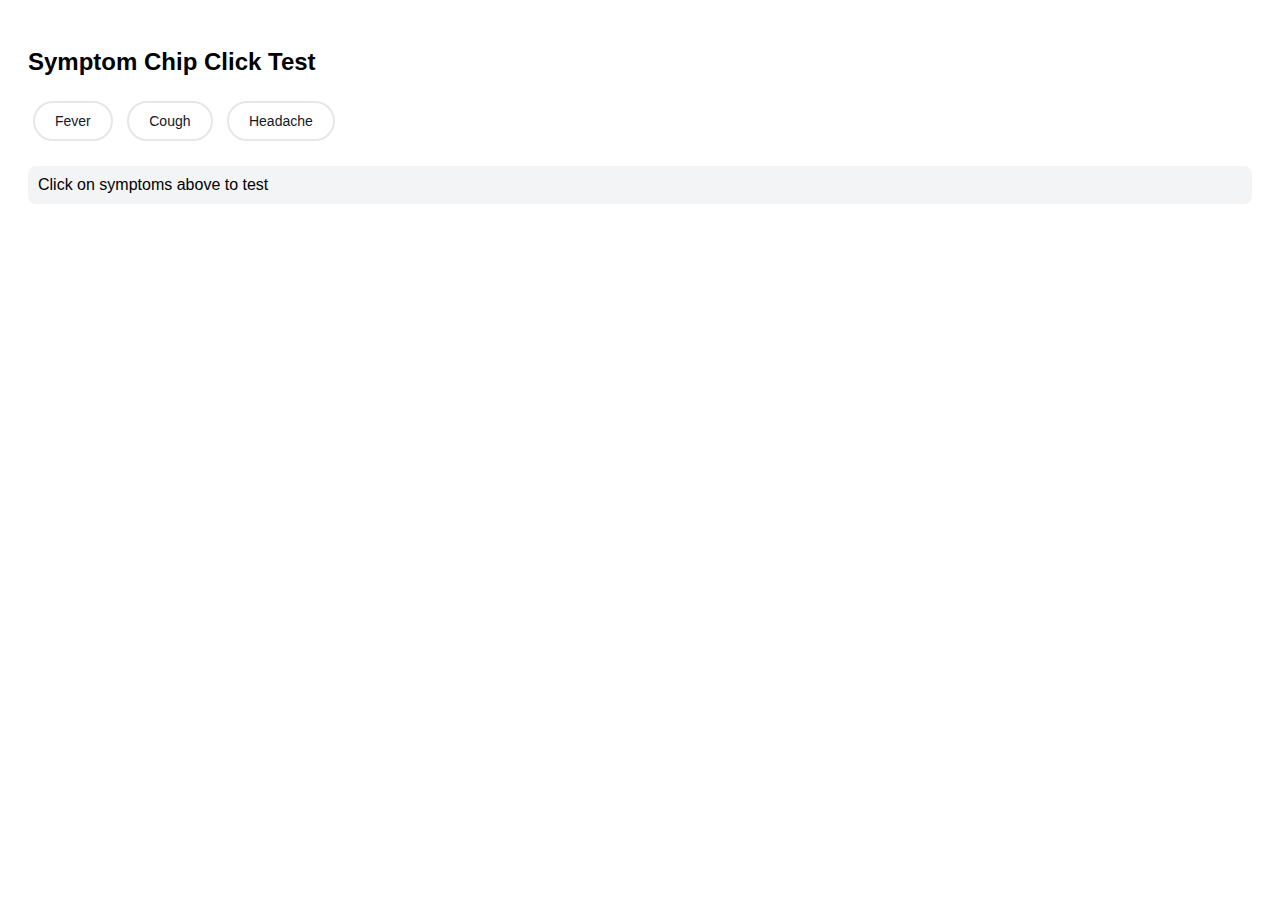
<file: test-symptom-chip.html>
<!DOCTYPE html>
<html lang="en">

<head>
    <meta charset="UTF-8">
    <meta name="viewport" content="width=device-width, initial-scale=1.0">
    <title>Symptom Chip Test</title>
    <style>
        .symptom-chip {
            display: inline-block;
            padding: 0.625rem 1.25rem;
            background: white;
            border: 2px solid #e5e7eb;
            border-radius: 9999px;
            font-size: 0.875rem;
            font-weight: 500;
            color: #111827;
            cursor: pointer;
            transition: all 0.3s ease;
            user-select: none;
            margin: 5px;
        }

        .symptom-chip:hover {
            border-color: #10b981;
            background: #10b981;
            color: white;
            transform: translateY(-2px);
        }

        .symptom-chip.selected {
            background: linear-gradient(135deg, #10b981 0%, #059669 100%);
            color: white;
            border-color: #10b981;
        }

        body {
            padding: 20px;
            font-family: Arial, sans-serif;
        }

        #status {
            margin-top: 20px;
            padding: 10px;
            background: #f3f4f6;
            border-radius: 8px;
        }
    </style>
</head>

<body>
    <h2>Symptom Chip Click Test</h2>
    <div class="symptom-chip" data-symptom="fever">Fever</div>
    <div class="symptom-chip" data-symptom="cough">Cough</div>
    <div class="symptom-chip" data-symptom="headache">Headache</div>

    <div id="status">Click on symptoms above to test</div>

    <script>
        console.log('Script loaded');

        const chips = document.querySelectorAll('.symptom-chip');
        console.log('Found chips:', chips.length);

        chips.forEach(chip => {
            chip.addEventListener('click', function () {
                const symptom = this.dataset.symptom;
                console.log('Clicked:', symptom);

                this.classList.toggle('selected');
                document.getElementById('status').textContent = 'Clicked: ' + symptom + ' - ' + (this.classList.contains('selected') ? 'SELECTED' : 'DESELECTED');
            });
        });
    </script>
</body>

</html>
</file>
<file: styles.css>
/* ========================================
   HealthScope BD - Modern Stylesheet
   ======================================== */

:root {
    /* Bangladesh-inspired Color Palette */
    --color-primary: #10b981;
    --color-primary-dark: #059669;
    --color-primary-light: #34d399;
    --color-secondary: #3b82f6;
    --color-accent: #f59e0b;
    --color-danger: #ef4444;
    --color-success: #10b981;
    --color-warning: #f59e0b;

    /* Neutral Colors */
    --color-bg: #ffffff;
    --color-bg-secondary: #f9fafb;
    --color-bg-dark: #111827;
    --color-surface: #ffffff;
    --color-surface-elevated: #f3f4f6;

    /* Text Colors */
    --color-text-primary: #111827;
    --color-text-secondary: #6b7280;
    --color-text-tertiary: #9ca3af;
    --color-text-inverse: #ffffff;

    /* Border & Dividers */
    --color-border: #e5e7eb;
    --color-border-light: #f3f4f6;

    /* Shadows */
    --shadow-sm: 0 1px 2px 0 rgba(0, 0, 0, 0.05);
    --shadow-md: 0 4px 6px -1px rgba(0, 0, 0, 0.1), 0 2px 4px -1px rgba(0, 0, 0, 0.06);
    --shadow-lg: 0 10px 15px -3px rgba(0, 0, 0, 0.1), 0 4px 6px -2px rgba(0, 0, 0, 0.05);
    --shadow-xl: 0 20px 25px -5px rgba(0, 0, 0, 0.1), 0 10px 10px -5px rgba(0, 0, 0, 0.04);
    --shadow-2xl: 0 25px 50px -12px rgba(0, 0, 0, 0.25);

    /* Typography */
    --font-primary: 'Inter', -apple-system, BlinkMacSystemFont, 'Segoe UI', sans-serif;
    --font-display: 'Outfit', 'Inter', sans-serif;

    /* Spacing */
    --spacing-xs: 0.5rem;
    --spacing-sm: 0.75rem;
    --spacing-md: 1rem;
    --spacing-lg: 1.5rem;
    --spacing-xl: 2rem;
    --spacing-2xl: 3rem;

    /* Border Radius */
    --radius-sm: 0.375rem;
    --radius-md: 0.5rem;
    --radius-lg: 0.75rem;
    --radius-xl: 1rem;
    --radius-2xl: 1.5rem;
    --radius-full: 9999px;

    /* Transitions */
    --transition-fast: 150ms cubic-bezier(0.4, 0, 0.2, 1);
    --transition-base: 250ms cubic-bezier(0.4, 0, 0.2, 1);
    --transition-slow: 350ms cubic-bezier(0.4, 0, 0.2, 1);
}

/* ========================================
   RESET & BASE STYLES
   ======================================== */

* {
    margin: 0;
    padding: 0;
    box-sizing: border-box;
}

html {
    scroll-behavior: smooth;
}

body {
    font-family: var(--font-primary);
    color: var(--color-text-primary);
    background: var(--color-bg);
    line-height: 1.6;
    overflow-x: hidden;
}

img {
    max-width: 100%;
    height: auto;
}

a {
    text-decoration: none;
    color: inherit;
}

button {
    cursor: pointer;
    border: none;
    background: none;
    font-family: inherit;
}

/* ========================================
   UTILITY CLASSES
   ======================================== */

.container {
    max-width: 1280px;
    margin: 0 auto;
    padding: 0 var(--spacing-lg);
}

.section {
    padding: 5rem 0;
}

.section-dark {
    background: linear-gradient(135deg, #0f172a 0%, #1e293b 100%);
    color: var(--color-text-inverse);
}

.section-tips {
    background: linear-gradient(135deg, #ecfdf5 0%, #d1fae5 100%);
}

.section-header {
    text-align: center;
    margin-bottom: var(--spacing-2xl);
}

.section-title {
    font-family: var(--font-display);
    font-size: 2.5rem;
    font-weight: 700;
    margin-bottom: var(--spacing-md);
    background: linear-gradient(135deg, var(--color-primary) 0%, var(--color-primary-dark) 100%);
    -webkit-background-clip: text;
    -webkit-text-fill-color: transparent;
    background-clip: text;
}

.section-dark .section-title {
    background: linear-gradient(135deg, #fff 0%, #d1fae5 100%);
    -webkit-background-clip: text;
    -webkit-text-fill-color: transparent;
    background-clip: text;
}

.section-description {
    font-size: 1.125rem;
    color: var(--color-text-secondary);
    max-width: 600px;
    margin: 0 auto;
}

.section-dark .section-description {
    color: rgba(255, 255, 255, 0.7);
}

.gradient-text {
    background: linear-gradient(135deg, var(--color-primary) 0%, var(--color-secondary) 100%);
    -webkit-background-clip: text;
    -webkit-text-fill-color: transparent;
    background-clip: text;
}

/* ========================================
   NAVIGATION
   ======================================== */

.navbar {
    position: fixed;
    top: 0;
    left: 0;
    right: 0;
    z-index: 1000;
    background: rgba(255, 255, 255, 0.8);
    backdrop-filter: blur(12px);
    border-bottom: 1px solid var(--color-border-light);
    padding: 1rem 0;
    transition: all var(--transition-base);
}

.nav-wrapper {
    display: flex;
    align-items: center;
    justify-content: space-between;
}

.logo {
    display: flex;
    align-items: center;
    gap: 0.75rem;
    font-family: var(--font-display);
    font-size: 1.5rem;
    font-weight: 700;
    color: var(--color-text-primary);
}

.logo-icon {
    display: flex;
    align-items: center;
    justify-content: center;
}

.logo .bd {
    color: var(--color-primary);
}

.nav-menu {
    display: flex;
    list-style: none;
    gap: 2rem;
}

.nav-link {
    font-weight: 500;
    color: var(--color-text-secondary);
    transition: color var(--transition-fast);
    position: relative;
    padding: 0.5rem 0;
}

.nav-link::after {
    content: '';
    position: absolute;
    bottom: 0;
    left: 0;
    width: 0;
    height: 2px;
    background: var(--color-primary);
    transition: width var(--transition-base);
}

.nav-link:hover,
.nav-link.active {
    color: var(--color-primary);
}

.nav-link:hover::after,
.nav-link.active::after {
    width: 100%;
}

.menu-toggle {
    display: none;
    flex-direction: column;
    gap: 0.25rem;
    cursor: pointer;
}

.menu-toggle span {
    width: 25px;
    height: 3px;
    background: var(--color-text-primary);
    border-radius: var(--radius-full);
    transition: all var(--transition-base);
}

/* ========================================
   HERO SECTION
   ======================================== */

.hero {
    position: relative;
    min-height: 100vh;
    display: flex;
    align-items: center;
    padding-top: 80px;
    overflow: hidden;
}

.hero-bg {
    position: absolute;
    inset: 0;
    background: linear-gradient(135deg, #ecfdf5 0%, #f0fdf4 50%, #dbeafe 100%);
    opacity: 0.5;
}

.hero-bg::before {
    content: '';
    position: absolute;
    width: 500px;
    height: 500px;
    background: radial-gradient(circle, rgba(16, 185, 129, 0.2) 0%, transparent 70%);
    top: -100px;
    right: -100px;
    border-radius: 50%;
    animation: float 20s ease-in-out infinite;
}

.hero-bg::after {
    content: '';
    position: absolute;
    width: 400px;
    height: 400px;
    background: radial-gradient(circle, rgba(59, 130, 246, 0.15) 0%, transparent 70%);
    bottom: -100px;
    left: -100px;
    border-radius: 50%;
    animation: float 15s ease-in-out infinite reverse;
}

@keyframes float {

    0%,
    100% {
        transform: translate(0, 0) scale(1);
    }

    50% {
        transform: translate(50px, 50px) scale(1.1);
    }
}

.hero-content {
    position: relative;
    z-index: 1;
    display: grid;
    grid-template-columns: 1fr 1fr;
    gap: 4rem;
    align-items: center;
}

.hero-title {
    font-family: var(--font-display);
    font-size: 4rem;
    font-weight: 800;
    line-height: 1.1;
    margin-bottom: var(--spacing-lg);
}

.hero-description {
    font-size: 1.25rem;
    color: var(--color-text-secondary);
    margin-bottom: var(--spacing-xl);
    line-height: 1.7;
}

.hero-buttons {
    display: flex;
    gap: var(--spacing-md);
    flex-wrap: wrap;
}

/* ========================================
   BUTTONS
   ======================================== */

.btn {
    display: inline-flex;
    align-items: center;
    gap: 0.5rem;
    padding: 0.875rem 1.75rem;
    font-weight: 600;
    font-size: 1rem;
    border-radius: var(--radius-lg);
    transition: all var(--transition-base);
    position: relative;
    overflow: hidden;
}

.btn::before {
    content: '';
    position: absolute;
    inset: 0;
    background: linear-gradient(135deg, rgba(255, 255, 255, 0.2), transparent);
    opacity: 0;
    transition: opacity var(--transition-base);
}

.btn:hover::before {
    opacity: 1;
}

.btn-primary {
    background: linear-gradient(135deg, var(--color-primary) 0%, var(--color-primary-dark) 100%);
    color: white;
    box-shadow: var(--shadow-md);
}

.btn-primary:hover {
    transform: translateY(-2px);
    box-shadow: var(--shadow-lg);
}

.btn-primary:active {
    transform: translateY(0);
}

.btn-primary:disabled {
    opacity: 0.5;
    cursor: not-allowed;
    transform: none;
}

.btn-secondary {
    background: white;
    color: var(--color-text-primary);
    border: 2px solid var(--color-border);
    box-shadow: var(--shadow-sm);
}

.btn-secondary:hover {
    border-color: var(--color-primary);
    color: var(--color-primary);
    box-shadow: var(--shadow-md);
}

.btn-block {
    width: 100%;
    justify-content: center;
}

/* ========================================
   FLOATING CARDS (Hero Section)
   ======================================== */

.hero-visual {
    position: relative;
    height: 500px;
}

.floating-card {
    position: absolute;
    background: white;
    padding: 1.5rem;
    border-radius: var(--radius-xl);
    box-shadow: var(--shadow-xl);
    display: flex;
    align-items: center;
    gap: 1rem;
    backdrop-filter: blur(12px);
    border: 1px solid rgba(255, 255, 255, 0.5);
    animation: floatCard 6s ease-in-out infinite;
}

.floating-card.card-1 {
    top: 10%;
    left: 10%;
    animation-delay: 0s;
}

.floating-card.card-2 {
    top: 40%;
    right: 5%;
    animation-delay: 1s;
}

.floating-card.card-3 {
    bottom: 20%;
    left: 20%;
    animation-delay: 2s;
}

@keyframes floatCard {

    0%,
    100% {
        transform: translateY(0);
    }

    50% {
        transform: translateY(-20px);
    }
}

.card-icon {
    font-size: 2rem;
    width: 60px;
    height: 60px;
    display: flex;
    align-items: center;
    justify-content: center;
    background: linear-gradient(135deg, #ecfdf5 0%, #d1fae5 100%);
    border-radius: var(--radius-md);
}

.card-title {
    font-weight: 600;
    font-size: 1.125rem;
    color: var(--color-text-primary);
}

.card-desc {
    font-size: 0.875rem;
    color: var(--color-text-secondary);
}

/* ========================================
   SYMPTOM CHECKER
   ======================================== */

.checker-layout {
    display: grid;
    grid-template-columns: 1fr 1fr;
    gap: 2rem;
}

.panel-card {
    background: white;
    border-radius: var(--radius-xl);
    padding: 2rem;
    box-shadow: var(--shadow-lg);
    border: 1px solid var(--color-border-light);
}

.panel-title {
    font-family: var(--font-display);
    font-size: 1.5rem;
    font-weight: 700;
    margin-bottom: var(--spacing-lg);
    color: var(--color-text-primary);
}

.search-box {
    position: relative;
    margin-bottom: var(--spacing-lg);
}

.search-box svg {
    position: absolute;
    left: 1rem;
    top: 50%;
    transform: translateY(-50%);
    pointer-events: none;
}

.search-box input {
    width: 100%;
    padding: 0.875rem 1rem 0.875rem 3rem;
    border: 2px solid var(--color-border);
    border-radius: var(--radius-lg);
    font-size: 1rem;
    transition: all var(--transition-base);
}

.search-box input:focus {
    outline: none;
    border-color: var(--color-primary);
    box-shadow: 0 0 0 3px rgba(16, 185, 129, 0.1);
}

.selected-symptoms {
    min-height: 60px;
    padding: var(--spacing-md);
    background: var(--color-bg-secondary);
    border-radius: var(--radius-md);
    margin-bottom: var(--spacing-lg);
    display: flex;
    flex-wrap: wrap;
    gap: 0.5rem;
}

.selected-symptoms:empty::before {
    content: 'No symptoms selected yet...';
    color: var(--color-text-tertiary);
    font-style: italic;
}

.selected-chip {
    display: inline-flex;
    align-items: center;
    gap: 0.5rem;
    padding: 0.5rem 1rem;
    background: linear-gradient(135deg, var(--color-primary) 0%, var(--color-primary-dark) 100%);
    color: white;
    border-radius: var(--radius-full);
    font-size: 0.875rem;
    font-weight: 500;
    animation: slideIn var(--transition-base);
}

@keyframes slideIn {
    from {
        opacity: 0;
        transform: scale(0.8);
    }

    to {
        opacity: 1;
        transform: scale(1);
    }
}

.selected-chip button {
    background: rgba(255, 255, 255, 0.2);
    color: white;
    border-radius: 50%;
    width: 18px;
    height: 18px;
    display: flex;
    align-items: center;
    justify-content: center;
    transition: background var(--transition-fast);
    font-size: 0.75rem;
}

.selected-chip button:hover {
    background: rgba(255, 255, 255, 0.3);
}

.symptom-categories {
    max-height: 500px;
    overflow-y: auto;
    padding-right: 0.5rem;
}

.symptom-categories::-webkit-scrollbar {
    width: 6px;
}

.symptom-categories::-webkit-scrollbar-track {
    background: var(--color-bg-secondary);
    border-radius: var(--radius-full);
}

.symptom-categories::-webkit-scrollbar-thumb {
    background: var(--color-primary);
    border-radius: var(--radius-full);
}

.category {
    margin-bottom: var(--spacing-lg);
}

.category-title {
    font-weight: 600;
    font-size: 0.875rem;
    text-transform: uppercase;
    letter-spacing: 0.05em;
    color: var(--color-text-secondary);
    margin-bottom: var(--spacing-sm);
}

.symptom-chips {
    display: flex;
    flex-wrap: wrap;
    gap: 0.5rem;
}

.symptom-chip {
    padding: 0.625rem 1.25rem;
    background: white;
    border: 2px solid var(--color-border);
    border-radius: var(--radius-full);
    font-size: 0.875rem;
    font-weight: 500;
    color: var(--color-text-primary);
    cursor: pointer;
    transition: all var(--transition-base);
    user-select: none;
}

.symptom-chip:hover {
    border-color: var(--color-primary);
    background: var(--color-primary);
    color: white;
    transform: translateY(-2px);
    box-shadow: var(--shadow-md);
}

.symptom-chip.selected {
    background: linear-gradient(135deg, var(--color-primary) 0%, var(--color-primary-dark) 100%);
    color: white;
    border-color: var(--color-primary);
}

/* ========================================
   RESULTS PANEL
   ======================================== */

.empty-state {
    text-align: center;
    padding: 3rem 2rem;
    color: var(--color-text-secondary);
}

.empty-icon {
    font-size: 4rem;
    margin-bottom: var(--spacing-md);
    opacity: 0.5;
}

.empty-state h3 {
    font-size: 1.25rem;
    margin-bottom: var(--spacing-sm);
    color: var(--color-text-primary);
}

.results-content {
    animation: fadeIn var(--transition-slow);
}

@keyframes fadeIn {
    from {
        opacity: 0;
        transform: translateY(10px);
    }

    to {
        opacity: 1;
        transform: translateY(0);
    }
}

.triage-badge {
    display: inline-flex;
    align-items: center;
    gap: 0.5rem;
    padding: 0.5rem 1rem;
    border-radius: var(--radius-full);
    font-weight: 600;
    font-size: 0.875rem;
    margin-bottom: var(--spacing-lg);
}

.triage-low {
    background: #d1fae5;
    color: #065f46;
}

.triage-medium {
    background: #fef3c7;
    color: #92400e;
}

.triage-high {
    background: #fecaca;
    color: #991b1b;
}

.triage-emergency {
    background: #fee2e2;
    color: #7f1d1d;
    animation: pulse 2s ease-in-out infinite;
}

@keyframes pulse {

    0%,
    100% {
        opacity: 1;
    }

    50% {
        opacity: 0.7;
    }
}

.disease-list {
    margin-top: var(--spacing-lg);
}

.disease-item {
    padding: 1.25rem;
    background: var(--color-bg-secondary);
    border-radius: var(--radius-lg);
    margin-bottom: var(--spacing-md);
    border-left: 4px solid var(--color-primary);
}

.disease-name {
    font-weight: 600;
    font-size: 1.125rem;
    margin-bottom: 0.5rem;
    color: var(--color-text-primary);
}

.disease-confidence {
    display: inline-block;
    padding: 0.25rem 0.75rem;
    background: var(--color-primary);
    color: white;
    border-radius: var(--radius-full);
    font-size: 0.75rem;
    font-weight: 600;
    margin-bottom: 0.5rem;
}

.disease-description {
    color: var(--color-text-secondary);
    font-size: 0.875rem;
    line-height: 1.6;
}

.recommendations {
    margin-top: var(--spacing-lg);
    padding: 1.5rem;
    background: linear-gradient(135deg, #eff6ff 0%, #dbeafe 100%);
    border-radius: var(--radius-lg);
}

.recommendations h4 {
    font-weight: 600;
    margin-bottom: var(--spacing-md);
    color: var(--color-text-primary);
}

.recommendations ul {
    list-style: none;
    padding: 0;
}

.recommendations li {
    padding: 0.5rem 0;
    padding-left: 1.75rem;
    position: relative;
    color: var(--color-text-secondary);
}

.recommendations li::before {
    content: '✓';
    position: absolute;
    left: 0;
    color: var(--color-primary);
    font-weight: 700;
}

/* ========================================
   DISEASE TRENDS MAP
   ======================================== */

.map-controls {
    display: flex;
    gap: var(--spacing-lg);
    margin-bottom: var(--spacing-xl);
    flex-wrap: wrap;
}

.control-group {
    display: flex;
    align-items: center;
    gap: var(--spacing-sm);
}

.control-group label {
    font-weight: 500;
    color: rgba(255, 255, 255, 0.9);
    white-space: nowrap;
}

.select-input {
    padding: 0.625rem 2.5rem 0.625rem 1rem;
    border: 2px solid rgba(255, 255, 255, 0.2);
    border-radius: var(--radius-md);
    background: rgba(255, 255, 255, 0.1);
    color: white;
    font-weight: 500;
    cursor: pointer;
    transition: all var(--transition-base);
    appearance: none;
    background-image: url("data:image/svg+xml,%3Csvg width='12' height='8' viewBox='0 0 12 8' fill='none' xmlns='http://www.w3.org/2000/svg'%3E%3Cpath d='M1 1L6 6L11 1' stroke='white' stroke-width='2' stroke-linecap='round'/%3E%3C/svg%3E");
    background-repeat: no-repeat;
    background-position: right 0.75rem center;
}

.select-input:hover {
    background: rgba(255, 255, 255, 0.15);
    border-color: rgba(255, 255, 255, 0.3);
}

.select-input:focus {
    outline: none;
    border-color: var(--color-primary);
    box-shadow: 0 0 0 3px rgba(16, 185, 129, 0.2);
}

.select-input option {
    background: var(--color-bg-dark);
    color: white;
}

.map-container {
    position: relative;
    background: white;
    border-radius: var(--radius-xl);
    overflow: hidden;
    box-shadow: var(--shadow-2xl);
    margin-bottom: var(--spacing-xl);
}

#disease-map {
    width: 100%;
    height: 600px;
    z-index: 1;
}

.map-legend {
    position: absolute;
    bottom: 2rem;
    left: 2rem;
    background: white;
    padding: 1.25rem;
    border-radius: var(--radius-lg);
    box-shadow: var(--shadow-lg);
    z-index: 1000;
}

.map-legend h4 {
    font-weight: 600;
    margin-bottom: var(--spacing-sm);
    font-size: 0.875rem;
}

.legend-scale {
    display: flex;
    flex-direction: column;
    gap: 0.5rem;
}

.legend-item {
    display: flex;
    align-items: center;
    gap: 0.5rem;
}

.legend-color {
    width: 30px;
    height: 20px;
    border-radius: var(--radius-sm);
    border: 1px solid var(--color-border);
}

.legend-item span {
    font-size: 0.875rem;
    color: var(--color-text-secondary);
}

/* ========================================
   STATS GRID
   ======================================== */

.stats-grid {
    display: grid;
    grid-template-columns: repeat(auto-fit, minmax(250px, 1fr));
    gap: var(--spacing-lg);
}

.stat-card {
    background: rgba(255, 255, 255, 0.1);
    backdrop-filter: blur(12px);
    border: 1px solid rgba(255, 255, 255, 0.2);
    border-radius: var(--radius-xl);
    padding: 1.5rem;
    display: flex;
    align-items: center;
    gap: 1.25rem;
    transition: all var(--transition-base);
}

.stat-card:hover {
    background: rgba(255, 255, 255, 0.15);
    transform: translateY(-4px);
    box-shadow: var(--shadow-xl);
}

.stat-icon {
    font-size: 2.5rem;
    width: 70px;
    height: 70px;
    display: flex;
    align-items: center;
    justify-content: center;
    background: rgba(255, 255, 255, 0.1);
    border-radius: var(--radius-lg);
}

.stat-value {
    font-size: 2rem;
    font-weight: 700;
    color: white;
    line-height: 1;
    margin-bottom: 0.25rem;
}

.stat-label {
    font-size: 0.875rem;
    color: rgba(255, 255, 255, 0.7);
}

/* ========================================
   REPORT FORM
   ======================================== */

.report-layout {
    display: grid;
    grid-template-columns: 2fr 1fr;
    gap: 2rem;
}

.report-form-container {
    background: white;
    border-radius: var(--radius-xl);
    padding: 2rem;
    box-shadow: var(--shadow-lg);
    border: 1px solid var(--color-border-light);
}

.report-form {
    display: flex;
    flex-direction: column;
    gap: var(--spacing-lg);
}

.form-group {
    display: flex;
    flex-direction: column;
    gap: 0.5rem;
}

.form-group label {
    font-weight: 500;
    color: var(--color-text-primary);
    font-size: 0.875rem;
}

.form-input,
.form-select {
    width: 100%;
    padding: 0.875rem 1rem;
    border: 2px solid var(--color-border);
    border-radius: var(--radius-md);
    font-size: 1rem;
    font-family: inherit;
    transition: all var(--transition-base);
}

.form-input:focus,
.form-select:focus {
    outline: none;
    border-color: var(--color-primary);
    box-shadow: 0 0 0 3px rgba(16, 185, 129, 0.1);
}

textarea.form-input {
    resize: vertical;
    min-height: 80px;
}

.form-row {
    display: grid;
    grid-template-columns: 1fr 1fr;
    gap: var(--spacing-md);
}

.severity-selector {
    display: grid;
    grid-template-columns: repeat(3, 1fr);
    gap: var(--spacing-sm);
}

.severity-selector input[type="radio"] {
    display: none;
}

.severity-option {
    display: flex;
    flex-direction: column;
    align-items: center;
    gap: 0.5rem;
    padding: 1rem;
    border: 2px solid var(--color-border);
    border-radius: var(--radius-lg);
    cursor: pointer;
    transition: all var(--transition-base);
    text-align: center;
}

.severity-option:hover {
    border-color: var(--color-primary);
    background: var(--color-bg-secondary);
}

.severity-selector input[type="radio"]:checked+.severity-option {
    border-color: var(--color-primary);
    background: linear-gradient(135deg, #ecfdf5 0%, #d1fae5 100%);
}

.severity-icon {
    font-size: 2rem;
}

.severity-mild:hover,
.severity-selector input[type="radio"]:checked+.severity-mild {
    border-color: var(--color-success);
}

.severity-moderate:hover,
.severity-selector input[type="radio"]:checked+.severity-moderate {
    border-color: var(--color-warning);
}

.severity-severe:hover,
.severity-selector input[type="radio"]:checked+.severity-severe {
    border-color: var(--color-danger);
}

.geo-status {
    font-size: 0.875rem;
    color: var(--color-text-secondary);
    margin-top: 0.25rem;
}

/* ========================================
   REPORT INFO CARDS
   ======================================== */

.report-info {
    display: flex;
    flex-direction: column;
    gap: var(--spacing-lg);
}

.info-card {
    background: white;
    border-radius: var(--radius-xl);
    padding: 1.5rem;
    box-shadow: var(--shadow-md);
    border: 1px solid var(--color-border-light);
}

.info-card h3 {
    font-weight: 600;
    margin-bottom: var(--spacing-md);
    color: var(--color-text-primary);
}

.info-list {
    list-style: none;
    padding: 0;
}

.info-list li {
    display: flex;
    align-items: flex-start;
    gap: 0.75rem;
    padding: 0.75rem 0;
    color: var(--color-text-secondary);
    font-size: 0.875rem;
    line-height: 1.5;
}

.info-list li svg {
    flex-shrink: 0;
    margin-top: 0.125rem;
}

.privacy-notice {
    background: linear-gradient(135deg, #eff6ff 0%, #dbeafe 100%);
    border-color: var(--color-secondary);
}

.privacy-notice p {
    color: var(--color-text-secondary);
    font-size: 0.875rem;
    line-height: 1.6;
}

/* ========================================
   HEALTH TIPS
   ======================================== */
/* ========================================
   HEALTH TIPS – NEW 6-CARD GRID
   ======================================== */

.health-tips-wrapper {
    padding: 4rem 0;
    background: linear-gradient(135deg, #ecfdf5 0%, #d1fae5 100%);
}

.tips-container {
    max-width: 1200px;
    margin: 0 auto;
    padding: 0 1.5rem;
}

.tips-grid {
    display: grid;
    grid-template-columns: repeat(3, 1fr);
    gap: 2rem;
    margin-top: 3rem;
}

/* Tip Card */
.tip-card {
    background: white;
    padding: 2rem;
    border-radius: 1.25rem;
    box-shadow: 0 10px 25px rgba(0, 0, 0, 0.08);
    text-align: center;
    transition: all 0.35s ease;
    cursor: pointer;
    border: 1px solid #e5e7eb;
    position: relative;
    overflow: hidden;
}

/* Hover Elevation + Soft Glow */
.tip-card:hover {
    transform: translateY(-10px);
    box-shadow: 0 20px 40px rgba(16, 185, 129, 0.20);
    border-color: #10b981;
}

/* Icon */
.tip-icon {
    font-size: 2.5rem;
    margin-bottom: 1rem;
    background: linear-gradient(135deg, #d1fae5 0%, #a7f3d0 100%);
    width: 70px;
    height: 70px;
    display: flex;
    align-items: center;
    justify-content: center;
    border-radius: 1rem;
    margin-left: auto;
    margin-right: auto;
}

/* Title */
.tip-card h3 {
    font-family: var(--font-display);
    font-weight: 700;
    font-size: 1.25rem;
    color: #0f172a;
    margin-bottom: 0.75rem;
}

/* Description */
.tip-card p {
    color: #475569;
    font-size: 0.95rem;
    line-height: 1.6;
}

/* Hover Glow Ring */
.tip-card::after {
    content: "";
    position: absolute;
    inset: 0;
    background: radial-gradient(circle at top right, rgba(16, 185, 129, 0.15), transparent 60%);
    opacity: 0;
    transition: 0.4s ease;
}

.tip-card:hover::after {
    opacity: 1;
}

/* Responsive */
@media (max-width: 992px) {
    .tips-grid {
        grid-template-columns: repeat(2, 1fr);
    }
}

@media (max-width: 600px) {
    .tips-grid {
        grid-template-columns: repeat(1, 1fr);
    }
}

/* ========================================
   FOOTER
   ======================================== */

.footer {
    background: var(--color-bg-dark);
    color: rgba(255, 255, 255, 0.8);
    padding: 3rem 0 1.5rem;
}

.footer-content {
    display: grid;
    grid-template-columns: repeat(auto-fit, minmax(250px, 1fr));
    gap: 2rem;
    margin-bottom: 2rem;
}

/* Footer social icons: place near the FOOTER section in styles.css */
.social-section-center {
    text-align: center;
    padding: 2rem 0;
    grid-column: 1 / -1;
}

.social-section-center .social-links {
    justify-content: center;
    margin-top: 1.5rem;
}

.social-section-center .section-description {
    margin-bottom: 0;
}

.footer-social {
    margin-top: 0.75rem;
}

.footer-social h4 {
    margin: 0 0 0.5rem 0;
    font-size: 0.95rem;
    color: rgba(255, 255, 255, 0.9);
    font-weight: 600;
}

.social-links {
    display: flex;
    gap: 0.6rem;
    align-items: center;
}

.social-links a {
    display: inline-grid;
    place-items: center;
    width: 44px;
    height: 44px;
    border-radius: 10px;
    background: rgba(255, 255, 255, 0.03);
    transition: transform var(--transition-fast), box-shadow var(--transition-fast), background var(--transition-fast);
    text-decoration: none;
    box-shadow: 0 2px 6px rgba(2, 6, 23, 0.12);
    border: 1px solid rgba(255, 255, 255, 0.04);
}

.social-links a svg {
    width: 22px;
    height: 22px;
    display: block;
}

/* hover uses your primary green accent */
.social-links a:hover,
.social-links a:focus {
    transform: translateY(-4px);
    box-shadow: var(--shadow-xl);
    background: linear-gradient(135deg, rgba(16, 185, 129, 0.12), rgba(59, 130, 246, 0.06));
    outline: none;
    border-color: rgba(16, 185, 129, 0.15);
}

/* small screens: keep footer tidy */
@media (max-width: 600px) {
    .footer-social {
        margin-top: 1rem;
    }

    .social-links a {
        width: 40px;
        height: 40px;
    }
}

.footer-logo {
    display: flex;
    align-items: center;
    gap: 0.75rem;
    margin-bottom: var(--spacing-md);
}

.footer-logo .logo-text {
    font-family: var(--font-display);
    font-size: 1.25rem;
    font-weight: 700;
    color: white;
}

.footer-description {
    color: rgba(255, 255, 255, 0.6);
    font-size: 0.875rem;
    line-height: 1.6;
}

.footer-section h4 {
    font-weight: 600;
    margin-bottom: var(--spacing-md);
    color: white;
}

.footer-links {
    list-style: none;
    padding: 0;
}

.footer-links li {
    margin-bottom: 0.5rem;
}

.footer-links a {
    color: rgba(255, 255, 255, 0.6);
    transition: color var(--transition-fast);
    font-size: 0.875rem;
}

.footer-links a:hover {
    color: var(--color-primary);
}

.footer-bottom {
    border-top: 1px solid rgba(255, 255, 255, 0.1);
    padding-top: 1.5rem;
    text-align: center;
}

.footer-bottom p {
    font-size: 0.875rem;
    color: rgba(255, 255, 255, 0.5);
    margin: 0.5rem 0;
}

.disclaimer {
    font-size: 0.75rem !important;
    font-style: italic;
}

/* ========================================
   TOAST NOTIFICATIONS
   ======================================== */

.toast {
    position: fixed;
    bottom: 2rem;
    right: 2rem;
    background: white;
    padding: 1rem 1.5rem;
    border-radius: var(--radius-lg);
    box-shadow: var(--shadow-2xl);
    border-left: 4px solid var(--color-primary);
    transform: translateX(400px);
    transition: transform var(--transition-base);
    z-index: 2000;
    max-width: 350px;
}

.toast.show {
    transform: translateX(0);
}

.toast.error {
    border-left-color: var(--color-danger);
}

.toast.success {
    border-left-color: var(--color-success);
}

/* ========================================
   RESPONSIVE DESIGN
   ======================================== */

@media (max-width: 1024px) {
    .hero-content {
        grid-template-columns: 1fr;
        gap: 2rem;
    }

    .hero-visual {
        display: none;
    }

    .checker-layout,
    .report-layout {
        grid-template-columns: 1fr;
    }
}

@media (max-width: 768px) {
    .nav-menu {
        position: fixed;
        top: 70px;
        left: 0;
        right: 0;
        background: white;
        flex-direction: column;
        padding: 2rem;
        box-shadow: var(--shadow-xl);
        transform: translateY(-100%);
        opacity: 0;
        transition: all var(--transition-base);
        pointer-events: none;
    }

    .nav-menu.active {
        transform: translateY(0);
        opacity: 1;
        pointer-events: all;
    }

    .menu-toggle {
        display: flex;
    }

    .hero-title {
        font-size: 2.5rem;
    }

    .section-title {
        font-size: 2rem;
    }

    .section {
        padding: 3rem 0;
    }

    .form-row {
        grid-template-columns: 1fr;
    }

    .stats-grid {
        grid-template-columns: 1fr;
    }

    .map-controls {
        flex-direction: column;
    }

    .control-group {
        width: 100%;
    }

    .select-input {
        width: 100%;
    }

    #disease-map {
        height: 400px;
    }
}

@media (max-width: 480px) {
    .hero-title {
        font-size: 2rem;
    }

    .hero-buttons {
        flex-direction: column;
        width: 100%;
    }

    .btn {
        width: 100%;
        justify-content: center;
    }

    .severity-selector {
        grid-template-columns: 1fr;
    }

    .footer-content {
        grid-template-columns: 1fr;
    }
}

/* ========================================
   ANIMATIONS & EFFECTS
   ======================================== */

@keyframes gradient {
    0% {
        background-position: 0% 50%;
    }

    50% {
        background-position: 100% 50%;
    }

    100% {
        background-position: 0% 50%;
    }
}

.animate-gradient {
    background-size: 200% 200%;
    animation: gradient 3s ease infinite;
}

/* Print Styles */
@media print {

    .navbar,
    .hero,
    .footer,
    .btn,
    .toast {
        display: none;
    }
}
</file>
<file: auth.css>
/* ========================================
   AUTHENTICATION PAGES - DEDICATED CSS
   ======================================== */

/* Auth Section with Dark Background */
.auth-section {
    background: radial-gradient(circle at 10% 10%, rgba(16, 185, 129, 0.06), transparent 10%),
        radial-gradient(circle at 90% 90%, rgba(59, 130, 246, 0.04), transparent 10%),
        linear-gradient(135deg, #061529 0%, #0f172a 60%, #0b1220 100%);
    padding: 6rem 1rem 3rem;
    min-height: 100vh;
    display: flex;
    align-items: center;
    justify-content: center;
    position: relative;
    overflow: hidden;
}

/* Auth Container - Split Layout */
.auth-container {
    max-width: 920px;
    width: 100%;
    display: grid;
    grid-template-columns: 420px 1fr;
    gap: 2rem;
    align-items: center;
    position: relative;
    z-index: 1;
}

/* Left Visual Illustration */
.auth-visual {
    display: flex;
    align-items: center;
    justify-content: center;
    background: linear-gradient(180deg, rgba(255, 255, 255, 0.03), rgba(255, 255, 255, 0.01));
    padding: 2rem;
    border-radius: 20px;
    box-shadow: 0 12px 30px rgba(2, 6, 23, 0.6);
    border: 1px solid rgba(255, 255, 255, 0.04);
}

.auth-visual svg {
    width: 100%;
    height: auto;
    max-width: 320px;
}

/* Auth Card */
.auth-card {
    padding: 2.5rem;
    border-radius: 18px;
    background: linear-gradient(180deg, rgba(255, 255, 255, 0.98), rgba(255, 255, 255, 0.96));
    box-shadow: 0 18px 40px rgba(2, 6, 23, 0.45);
    border: 1px solid rgba(7, 89, 46, 0.04);
    position: relative;
    overflow: hidden;
}

.auth-card::before {
    content: '';
    position: absolute;
    top: 0;
    left: 0;
    right: 0;
    height: 4px;
    background: linear-gradient(90deg, var(--color-primary) 0%, var(--color-secondary) 100%);
}

/* Header */
.auth-header {
    text-align: center;
    margin-bottom: 2rem;
}

.auth-title {
    font-family: var(--font-display);
    font-size: 1.8rem;
    letter-spacing: -0.02em;
    font-weight: 800;
    background: linear-gradient(135deg, var(--color-primary) 0%, var(--color-secondary) 100%);
    -webkit-background-clip: text;
    -webkit-text-fill-color: transparent;
    background-clip: text;
    margin-bottom: 0.5rem;
}

.auth-description {
    font-size: 0.95rem;
    color: var(--color-text-secondary);
    font-weight: 500;
}

/* Form Groups */
.auth-form .form-group {
    position: relative;
    margin-bottom: 1.25rem;
}

.auth-form label {
    display: block;
    font-weight: 600;
    font-size: 0.875rem;
    color: var(--color-text-primary);
    margin-bottom: 0.5rem;
}

/* Input Fields with Icon Space */
.auth-form .form-input {
    width: 100%;
    padding: 0.95rem 3rem 0.95rem 2.75rem;
    border-radius: 12px;
    border: 1px solid rgba(15, 23, 42, 0.12);
    box-shadow: 0 2px 8px rgba(2, 6, 23, 0.04);
    transition: all 180ms ease;
    background: white;
    font-size: 1rem;
}

.auth-form .form-input:focus {
    outline: none;
    transform: translateY(-1px);
    border-color: rgba(16, 185, 129, 0.5);
    box-shadow: 0 4px 16px rgba(16, 185, 129, 0.12);
}

/* Input Icons - PROPERLY CENTERED */
.input-icon {
    position: absolute;
    left: 0.875rem;
    top: calc(50% + 0.875rem);
    transform: translateY(-50%);
    width: 18px;
    height: 18px;
    opacity: 0.5;
    pointer-events: none;
    stroke: currentColor;
    stroke-width: 2;
}

/* Password Toggle Button - PROPERLY CENTERED */
.password-toggle {
    position: absolute;
    right: 0.75rem;
    top: calc(50% + 0.875rem);
    transform: translateY(-50%);
    width: 32px;
    height: 32px;
    border-radius: 6px;
    display: flex;
    align-items: center;
    justify-content: center;
    cursor: pointer;
    transition: background 150ms ease;
}

.password-toggle:hover {
    background: rgba(15, 23, 42, 0.06);
}

.password-toggle svg {
    width: 18px;
    height: 18px;
    opacity: 0.5;
    stroke: currentColor;
    stroke-width: 2;
}

.password-toggle.active svg {
    opacity: 0.8;
}

/* Form Options */
.form-options {
    display: flex;
    justify-content: space-between;
    align-items: center;
    margin-bottom: 1.5rem;
}

.checkbox-label {
    display: flex;
    align-items: center;
    gap: 0.5rem;
    font-size: 0.875rem;
    color: var(--color-text-secondary);
    cursor: pointer;
    user-select: none;
}

.checkbox-label input[type="checkbox"] {
    width: 16px;
    height: 16px;
    cursor: pointer;
    accent-color: var(--color-primary);
}

.forgot-link {
    font-size: 0.875rem;
    color: var(--color-primary);
    font-weight: 600;
    transition: color 0.2s ease;
}

.forgot-link:hover {
    color: var(--color-primary-dark);
}

/* Primary Button */
.auth-form .btn-primary {
    padding: 0.95rem 1.25rem;
    border-radius: 12px;
    font-weight: 700;
    letter-spacing: 0.01em;
    transition: transform 160ms ease, box-shadow 160ms ease;
    margin-top: 0.5rem;
    background: linear-gradient(135deg, var(--color-primary) 0%, var(--color-primary-dark) 100%);
    box-shadow: 0 4px 12px rgba(16, 185, 129, 0.25);
}

.auth-form .btn-primary:hover {
    transform: translateY(-2px);
    box-shadow: 0 8px 20px rgba(16, 185, 129, 0.3);
}

/* Auth Footer */
.auth-footer {
    text-align: center;
    margin-top: 1.5rem;
    font-size: 0.95rem;
    color: var(--color-text-secondary);
}

.auth-link {
    color: var(--color-primary);
    font-weight: 700;
    transition: color 0.2s ease;
}

.auth-link:hover {
    color: var(--color-primary-dark);
}

/* Auth Divider */
.auth-divider {
    position: relative;
    text-align: center;
    margin: 1.5rem 0;
}

.auth-divider::before {
    content: '';
    position: absolute;
    left: 0;
    top: 50%;
    width: 100%;
    height: 1px;
    background: linear-gradient(90deg, transparent, var(--color-border), transparent);
}

.auth-divider span {
    position: relative;
    background: white;
    padding: 0 1rem;
    font-size: 0.85rem;
    color: var(--color-text-tertiary);
    font-weight: 700;
    letter-spacing: 0.05em;
}

/* Social Login Buttons */
.social-login {
    display: flex;
    gap: 0.75rem;
    flex-direction: column;
}

.social-btn {
    display: flex;
    align-items: center;
    justify-content: center;
    gap: 0.75rem;
    padding: 0.85rem;
    border-radius: 12px;
    border: 2px solid var(--color-border);
    background: white;
    font-weight: 600;
    font-size: 0.9rem;
    color: var(--color-text-primary);
    transition: all 0.2s ease;
    cursor: pointer;
}

.social-btn:hover {
    transform: translateY(-2px);
    box-shadow: 0 4px 12px rgba(0, 0, 0, 0.08);
}

.social-btn svg {
    width: 20px;
    height: 20px;
}

.google-btn:hover {
    border-color: #4285F4;
    background: linear-gradient(135deg, #ffffff 0%, #f8f9ff 100%);
}

.facebook-btn:hover {
    border-color: #1877F2;
    background: linear-gradient(135deg, #ffffff 0%, #f0f5ff 100%);
}

/* Form Row for Side-by-Side Inputs */
.form-row {
    display: grid;
    grid-template-columns: 1fr 1fr;
    gap: 1rem;
}

.form-hint {
    display: block;
    font-size: 0.75rem;
    color: var(--color-text-tertiary);
    margin-top: 0.375rem;
    font-style: italic;
}

/* Responsive Design */
@media (max-width: 920px) {
    .auth-container {
        grid-template-columns: 1fr;
        padding: 0 1rem;
    }

    .auth-visual {
        display: none;
    }

    .auth-card {
        padding: 2rem;
    }

    .auth-form .form-input {
        padding-left: 1rem;
        padding-right: 1rem;
    }

    .input-icon {
        display: none;
    }

    .password-toggle {
        right: 0.75rem;
    }

    .form-row {
        grid-template-columns: 1fr;
    }
}

@media (max-width: 480px) {
    .auth-section {
        padding: 4rem 0.5rem 2rem;
    }

    .auth-card {
        padding: 1.5rem;
    }

    .auth-title {
        font-size: 1.5rem;
    }
}
</file>
<file: team.css>
/* ====================================
   TEAM PAGE STYLES
   ==================================== */

/* Reset & Base Styles */
* {
    margin: 0;
    padding: 0;
    box-sizing: border-box;
}

body {
    font-family: 'Inter', -apple-system, BlinkMacSystemFont, 'Segoe UI', Roboto, sans-serif;
    background: linear-gradient(135deg, #0f172a 0%, #1e293b 100%);
    color: #f1f5f9;
    line-height: 1.6;
    min-height: 100vh;
    overflow-x: hidden;
    position: relative;
}

/* Container */
.container {
    max-width: 1200px;
    margin: 0 auto;
    padding: 0 2rem;
}

/* ====================================
   NAVIGATION
   ==================================== */
.navbar {
    position: sticky;
    top: 0;
    background: rgba(15, 23, 42, 0.95);
    backdrop-filter: blur(10px);
    border-bottom: 1px solid rgba(16, 185, 129, 0.1);
    z-index: 1000;
    padding: 1rem 0;
}

.nav-wrapper {
    display: flex;
    align-items: center;
    justify-content: space-between;
}

.logo {
    display: flex;
    align-items: center;
    gap: 0.75rem;
    cursor: pointer;
    text-decoration: none;
}

.logo-text {
    font-size: 1.5rem;
    font-weight: 700;
    color: #f1f5f9;
}

.logo-text .bd {
    color: #10b981;
}

.nav-menu {
    display: flex;
    list-style: none;
    gap: 2rem;
}

.nav-link {
    color: #cbd5e1;
    text-decoration: none;
    font-weight: 500;
    transition: color 0.3s ease;
    position: relative;
}

.nav-link:hover,
.nav-link.active {
    color: #10b981;
}

.nav-link.active::after {
    content: '';
    position: absolute;
    bottom: -5px;
    left: 0;
    width: 100%;
    height: 2px;
    background: linear-gradient(90deg, #10b981, #059669);
}

.nav-auth-link {
    padding: 0.5rem 1.5rem;
    background: linear-gradient(135deg, #10b981, #059669);
    color: white;
    text-decoration: none;
    border-radius: 8px;
    font-weight: 600;
    transition: all 0.3s ease;
}

.nav-auth-link:hover {
    transform: translateY(-2px);
    box-shadow: 0 10px 20px rgba(16, 185, 129, 0.3);
}

.menu-toggle {
    display: none;
    flex-direction: column;
    gap: 5px;
    cursor: pointer;
}

.menu-toggle span {
    width: 25px;
    height: 3px;
    background: #10b981;
    border-radius: 2px;
    transition: all 0.3s ease;
}

/* ====================================
   BACKGROUND DECORATION
   ==================================== */
.bg-decoration {
    position: fixed;
    top: 0;
    left: 0;
    width: 100%;
    height: 100%;
    pointer-events: none;
    overflow: hidden;
    z-index: 0;
}

.circle {
    position: absolute;
    border-radius: 50%;
    filter: blur(80px);
    opacity: 0.15;
    animation: float 20s infinite ease-in-out;
}

.circle-1 {
    width: 500px;
    height: 500px;
    background: linear-gradient(135deg, #10b981, #059669);
    top: 10%;
    right: -10%;
    animation-delay: 0s;
}

.circle-2 {
    width: 400px;
    height: 400px;
    background: linear-gradient(135deg, #3b82f6, #1d4ed8);
    bottom: 10%;
    left: -10%;
    animation-delay: 5s;
}

@keyframes float {

    0%,
    100% {
        transform: translate(0, 0) scale(1);
    }

    25% {
        transform: translate(30px, -30px) scale(1.1);
    }

    50% {
        transform: translate(-20px, 20px) scale(0.9);
    }

    75% {
        transform: translate(20px, 30px) scale(1.05);
    }
}

/* ====================================
   TEAM SECTION
   ==================================== */
.team-section {
    padding: 6rem 0 4rem;
    position: relative;
    z-index: 1;
}

/* Team Header */
.team-header {
    text-align: center;
    margin-bottom: 4rem;
}

.team-title {
    font-family: 'Outfit', sans-serif;
    font-size: 5rem;
    font-weight: 400;
    line-height: 1.1;
    margin-bottom: 1rem;
    text-transform: lowercase;
}

.team-title .title-our {
    display: block;
    color: #334155;
    font-weight: 900;
    font-size: 6rem;
}

.team-title .title-team {
    display: block;
    color: #10b981;
    font-weight: 700;
    font-size: 6rem;
}

.team-subtitle {
    font-size: 1.2rem;
    color: #94a3b8;
    font-weight: 400;
}

/* Team Grid */
.team-grid {
    display: grid;
    grid-template-columns: repeat(auto-fit, minmax(280px, 1fr));
    gap: 2rem;
    margin-bottom: 4rem;
}

/* Team Member Card */
.team-member {
    background: rgba(30, 41, 59, 0.5);
    border: 1px solid rgba(16, 185, 129, 0.1);
    border-radius: 20px;
    padding: 2rem;
    text-align: center;
    transition: all 0.4s ease;
    backdrop-filter: blur(10px);
    position: relative;
    overflow: hidden;
}

.team-member::before {
    content: '';
    position: absolute;
    top: 0;
    left: 0;
    width: 100%;
    height: 100%;
    background: linear-gradient(135deg, rgba(16, 185, 129, 0.05), transparent);
    opacity: 0;
    transition: opacity 0.4s ease;
}

.team-member:hover::before {
    opacity: 1;
}

.team-member:hover {
    transform: translateY(-10px);
    border-color: rgba(16, 185, 129, 0.3);
    box-shadow: 0 20px 40px rgba(16, 185, 129, 0.2);
}

.team-member.featured {
    border: 2px solid rgba(16, 185, 129, 0.3);
}

/* Member Image */
.member-image-wrapper {
    position: relative;
    margin-bottom: 1.5rem;
    display: inline-block;
}

.member-image {
    width: 150px;
    height: 150px;
    border-radius: 50%;
    margin: 0 auto 1rem;
    display: flex;
    align-items: center;
    justify-content: center;
    position: relative;
    box-shadow: 0 10px 30px rgba(0, 0, 0, 0.3);
    transition: all 0.4s ease;
}

.team-member:hover .member-image {
    transform: scale(1.1);
    box-shadow: 0 15px 40px rgba(16, 185, 129, 0.4);
}

.member-initial {
    font-size: 3rem;
    font-weight: 800;
    color: white;
    font-family: 'Outfit', sans-serif;
}

.featured-badge {
    position: absolute;
    top: -10px;
    right: -10px;
    background: linear-gradient(135deg, #10b981, #059669);
    color: white;
    padding: 0.4rem 1rem;
    border-radius: 20px;
    font-size: 0.75rem;
    font-weight: 700;
    text-transform: uppercase;
    box-shadow: 0 5px 15px rgba(16, 185, 129, 0.4);
}

/* Member Info */
.member-info {
    position: relative;
    z-index: 1;
}

.member-name {
    font-size: 1.4rem;
    font-weight: 700;
    color: #f1f5f9;
    margin-bottom: 0.5rem;
    font-family: 'Outfit', sans-serif;
}

.member-role {
    font-size: 0.95rem;
    font-weight: 600;
    color: #10b981;
    margin-bottom: 1rem;
    text-transform: uppercase;
    letter-spacing: 1px;
}

.member-bio {
    font-size: 0.95rem;
    color: #94a3b8;
    line-height: 1.6;
    margin-bottom: 1.5rem;
}

/* Social Links */
.member-social {
    display: flex;
    gap: 1rem;
    justify-content: center;
}

.member-social a {
    width: 40px;
    height: 40px;
    border-radius: 10px;
    background: rgba(16, 185, 129, 0.1);
    display: flex;
    align-items: center;
    justify-content: center;
    color: #10b981;
    transition: all 0.3s ease;
    text-decoration: none;
}

.member-social a:hover {
    background: #10b981;
    color: white;
    transform: translateY(-3px);
    box-shadow: 0 5px 15px rgba(16, 185, 129, 0.3);
}

/* Team Stats */
.team-stats {
    display: grid;
    grid-template-columns: repeat(auto-fit, minmax(200px, 1fr));
    gap: 2rem;
    background: rgba(30, 41, 59, 0.5);
    border: 1px solid rgba(16, 185, 129, 0.1);
    border-radius: 20px;
    padding: 3rem 2rem;
    backdrop-filter: blur(10px);
}

.stat-item {
    text-align: center;
}

.stat-number {
    font-size: 3rem;
    font-weight: 800;
    background: linear-gradient(135deg, #10b981, #3b82f6);
    -webkit-background-clip: text;
    -webkit-text-fill-color: transparent;
    background-clip: text;
    margin-bottom: 0.5rem;
    font-family: 'Outfit', sans-serif;
}

.stat-label {
    font-size: 1rem;
    color: #94a3b8;
    font-weight: 500;
}

/* ====================================
   FOOTER
   ==================================== */
.footer {
    background: rgba(15, 23, 42, 0.8);
    border-top: 1px solid rgba(16, 185, 129, 0.1);
    padding: 2rem 0;
    margin-top: 4rem;
    position: relative;
    z-index: 1;
}

.footer-content {
    text-align: center;
    color: #94a3b8;
}

.footer-content p {
    margin: 0.5rem 0;
}

.footer-content a {
    color: #10b981;
    text-decoration: none;
    font-weight: 600;
    transition: color 0.3s ease;
}

.footer-content a:hover {
    color: #059669;
}

/* ====================================
   RESPONSIVE DESIGN
   ==================================== */

/* Tablet */
@media (max-width: 768px) {
    .nav-menu {
        position: fixed;
        left: -100%;
        top: 70px;
        flex-direction: column;
        background: rgba(15, 23, 42, 0.98);
        width: 100%;
        text-align: center;
        transition: 0.3s;
        box-shadow: 0 10px 27px rgba(0, 0, 0, 0.5);
        padding: 2rem 0;
        gap: 1rem;
    }

    .nav-menu.active {
        left: 0;
    }

    .menu-toggle {
        display: flex;
    }

    .menu-toggle.active span:nth-child(1) {
        transform: rotate(-45deg) translate(-5px, 6px);
    }

    .menu-toggle.active span:nth-child(2) {
        opacity: 0;
    }

    .menu-toggle.active span:nth-child(3) {
        transform: rotate(45deg) translate(-5px, -6px);
    }

    .team-title {
        font-size: 3.5rem;
    }

    .team-title .title-our,
    .team-title .title-team {
        font-size: 4rem;
    }

    .team-grid {
        grid-template-columns: repeat(auto-fit, minmax(250px, 1fr));
        gap: 1.5rem;
    }

    .team-stats {
        gap: 1.5rem;
        padding: 2rem 1.5rem;
    }

    .stat-number {
        font-size: 2.5rem;
    }
}

/* Mobile */
@media (max-width: 480px) {
    .container {
        padding: 0 1rem;
    }

    .team-section {
        padding: 4rem 0 2rem;
    }

    .team-title {
        font-size: 2.5rem;
    }

    .team-title .title-our,
    .team-title .title-team {
        font-size: 3rem;
    }

    .team-subtitle {
        font-size: 1rem;
    }

    .team-grid {
        grid-template-columns: 1fr;
        gap: 1.5rem;
    }

    .team-member {
        padding: 1.5rem;
    }

    .member-image {
        width: 120px;
        height: 120px;
    }

    .member-initial {
        font-size: 2.5rem;
    }

    .member-name {
        font-size: 1.2rem;
    }

    .team-stats {
        grid-template-columns: repeat(2, 1fr);
        gap: 1.5rem;
        padding: 2rem 1rem;
    }

    .stat-number {
        font-size: 2rem;
    }

    .stat-label {
        font-size: 0.9rem;
    }
}
</file>
